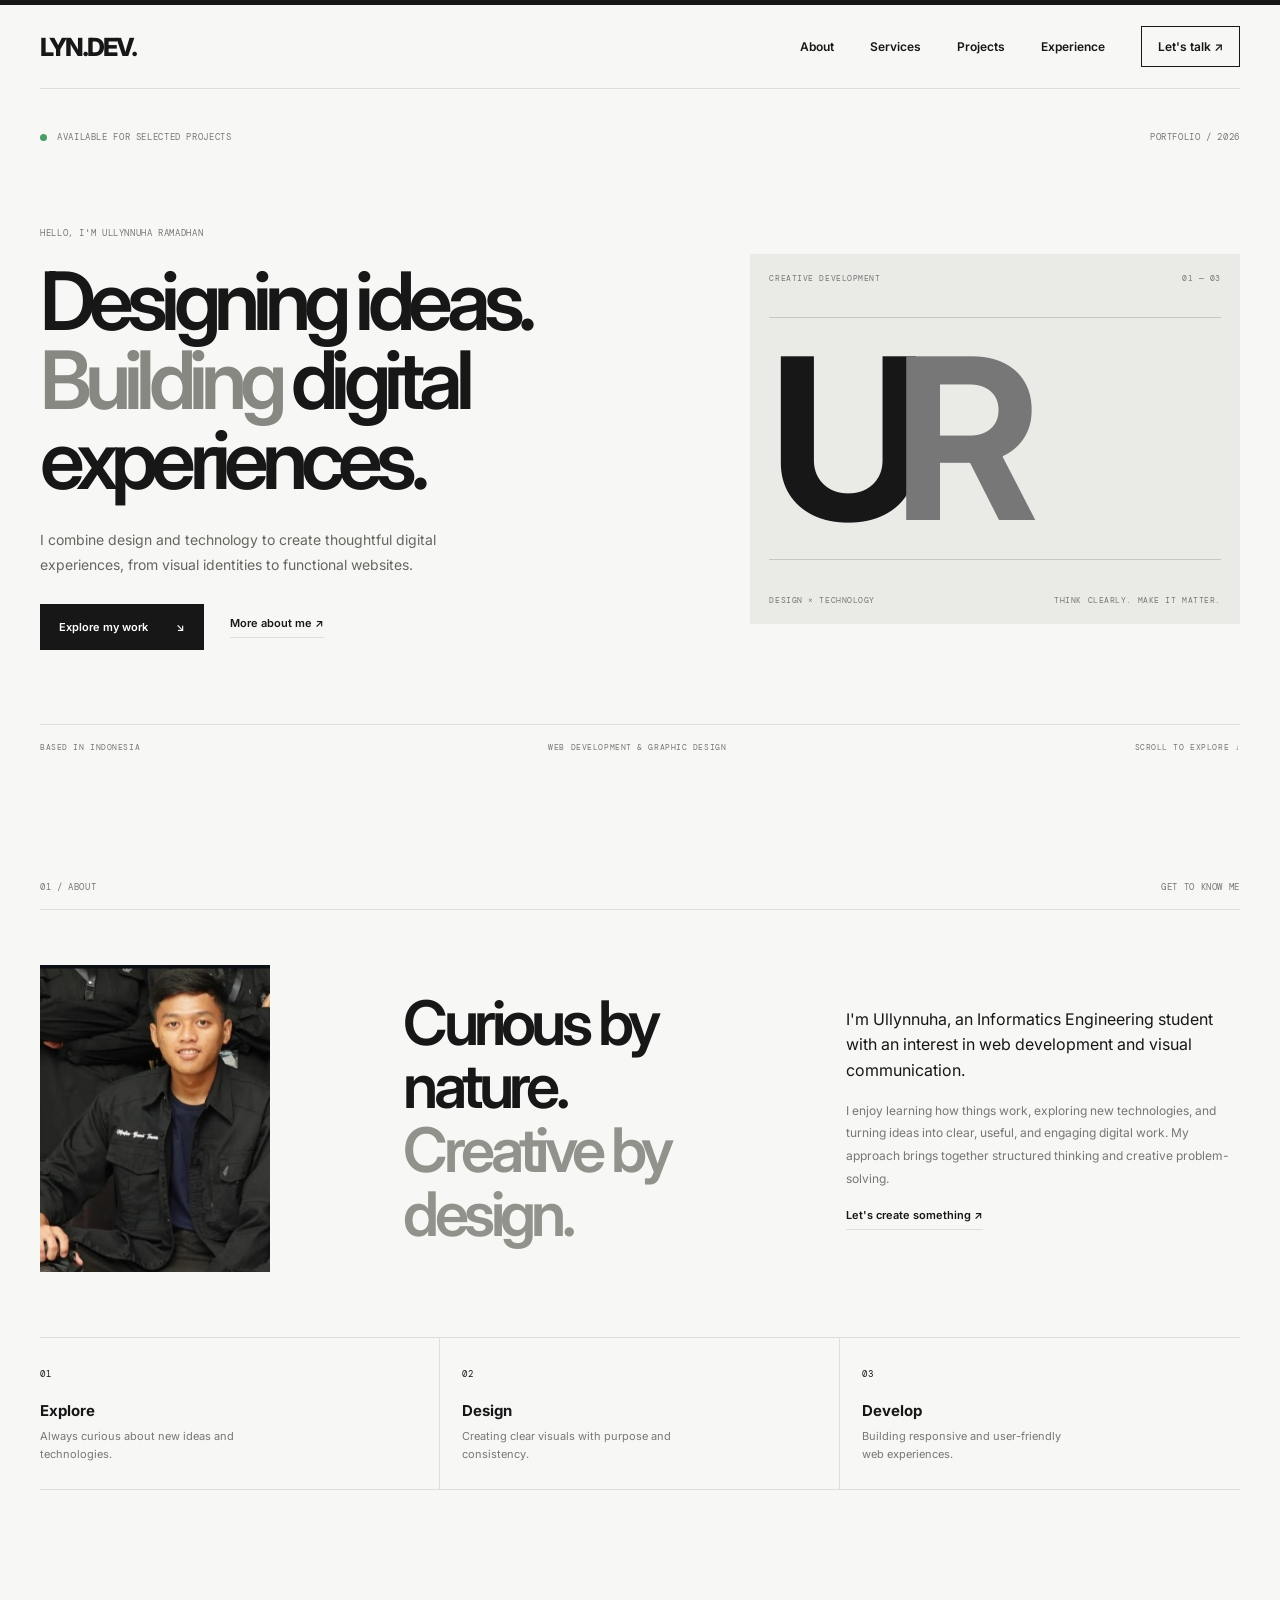
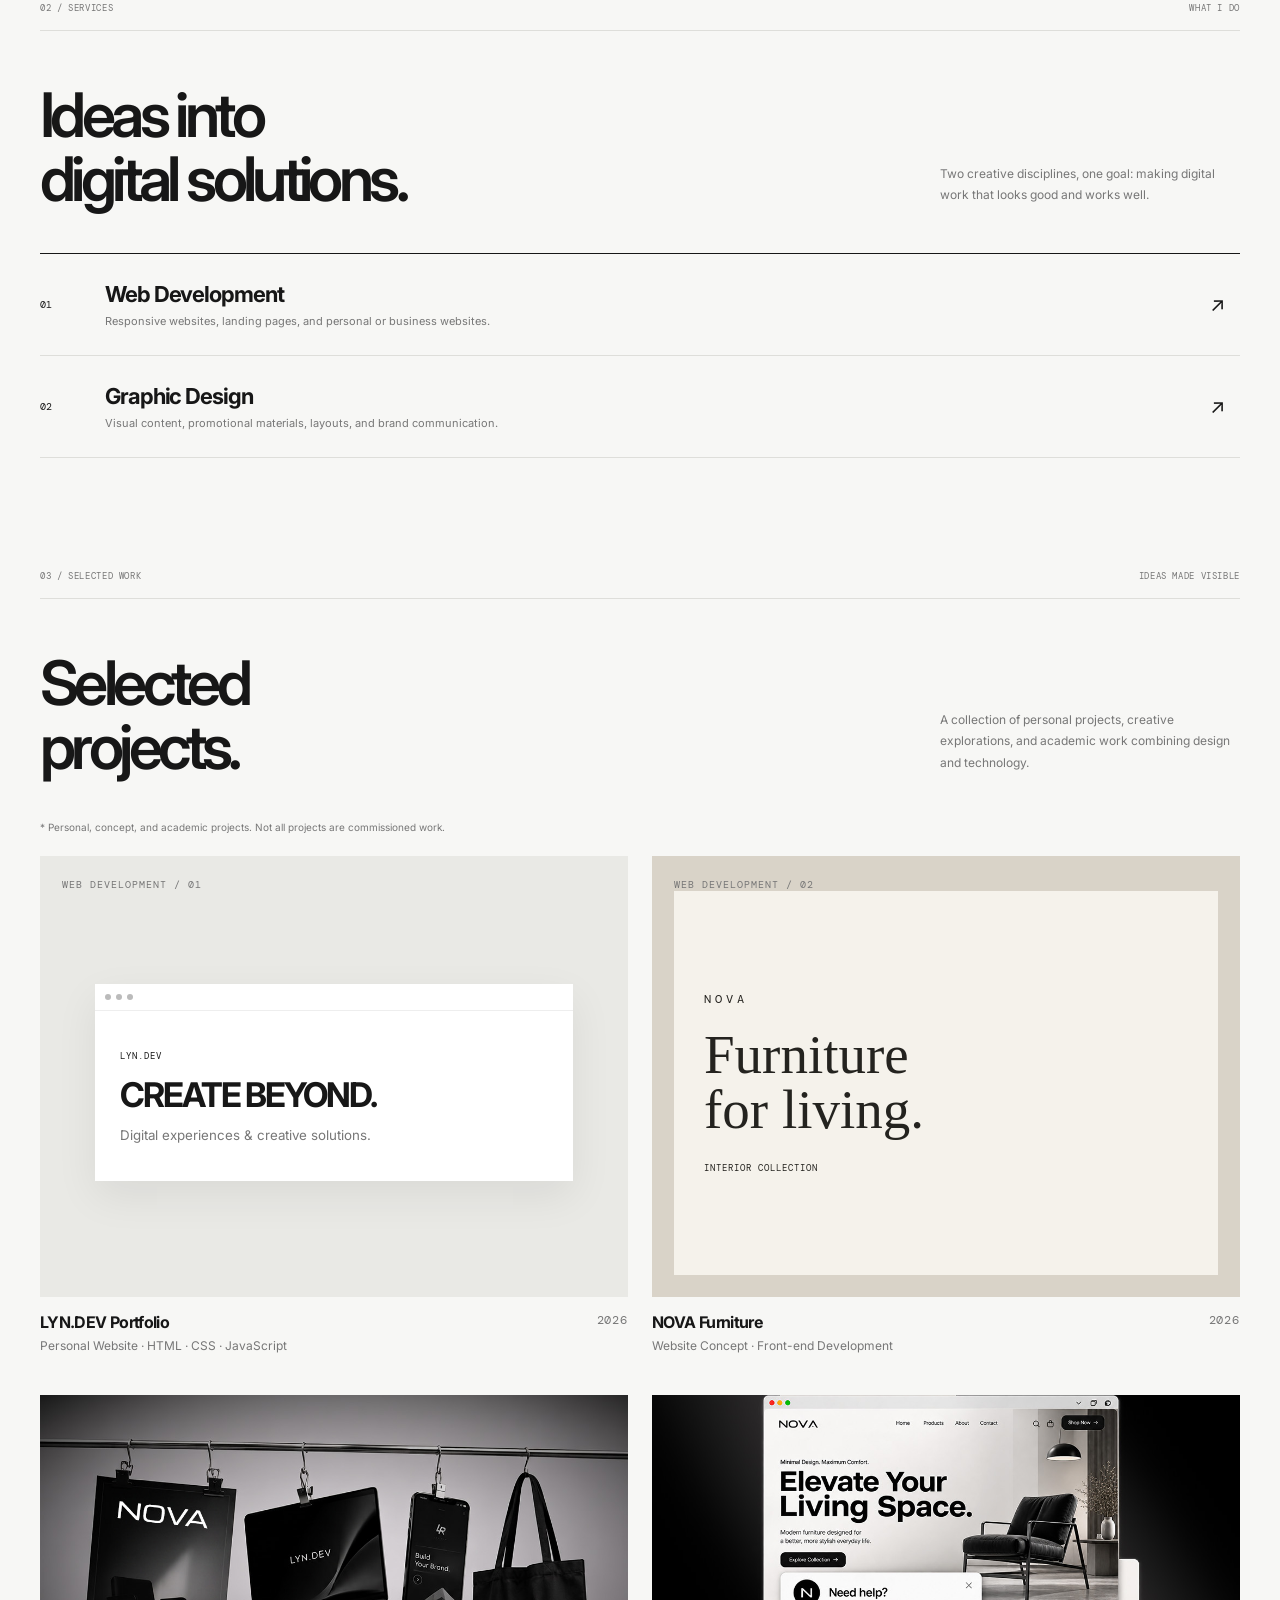
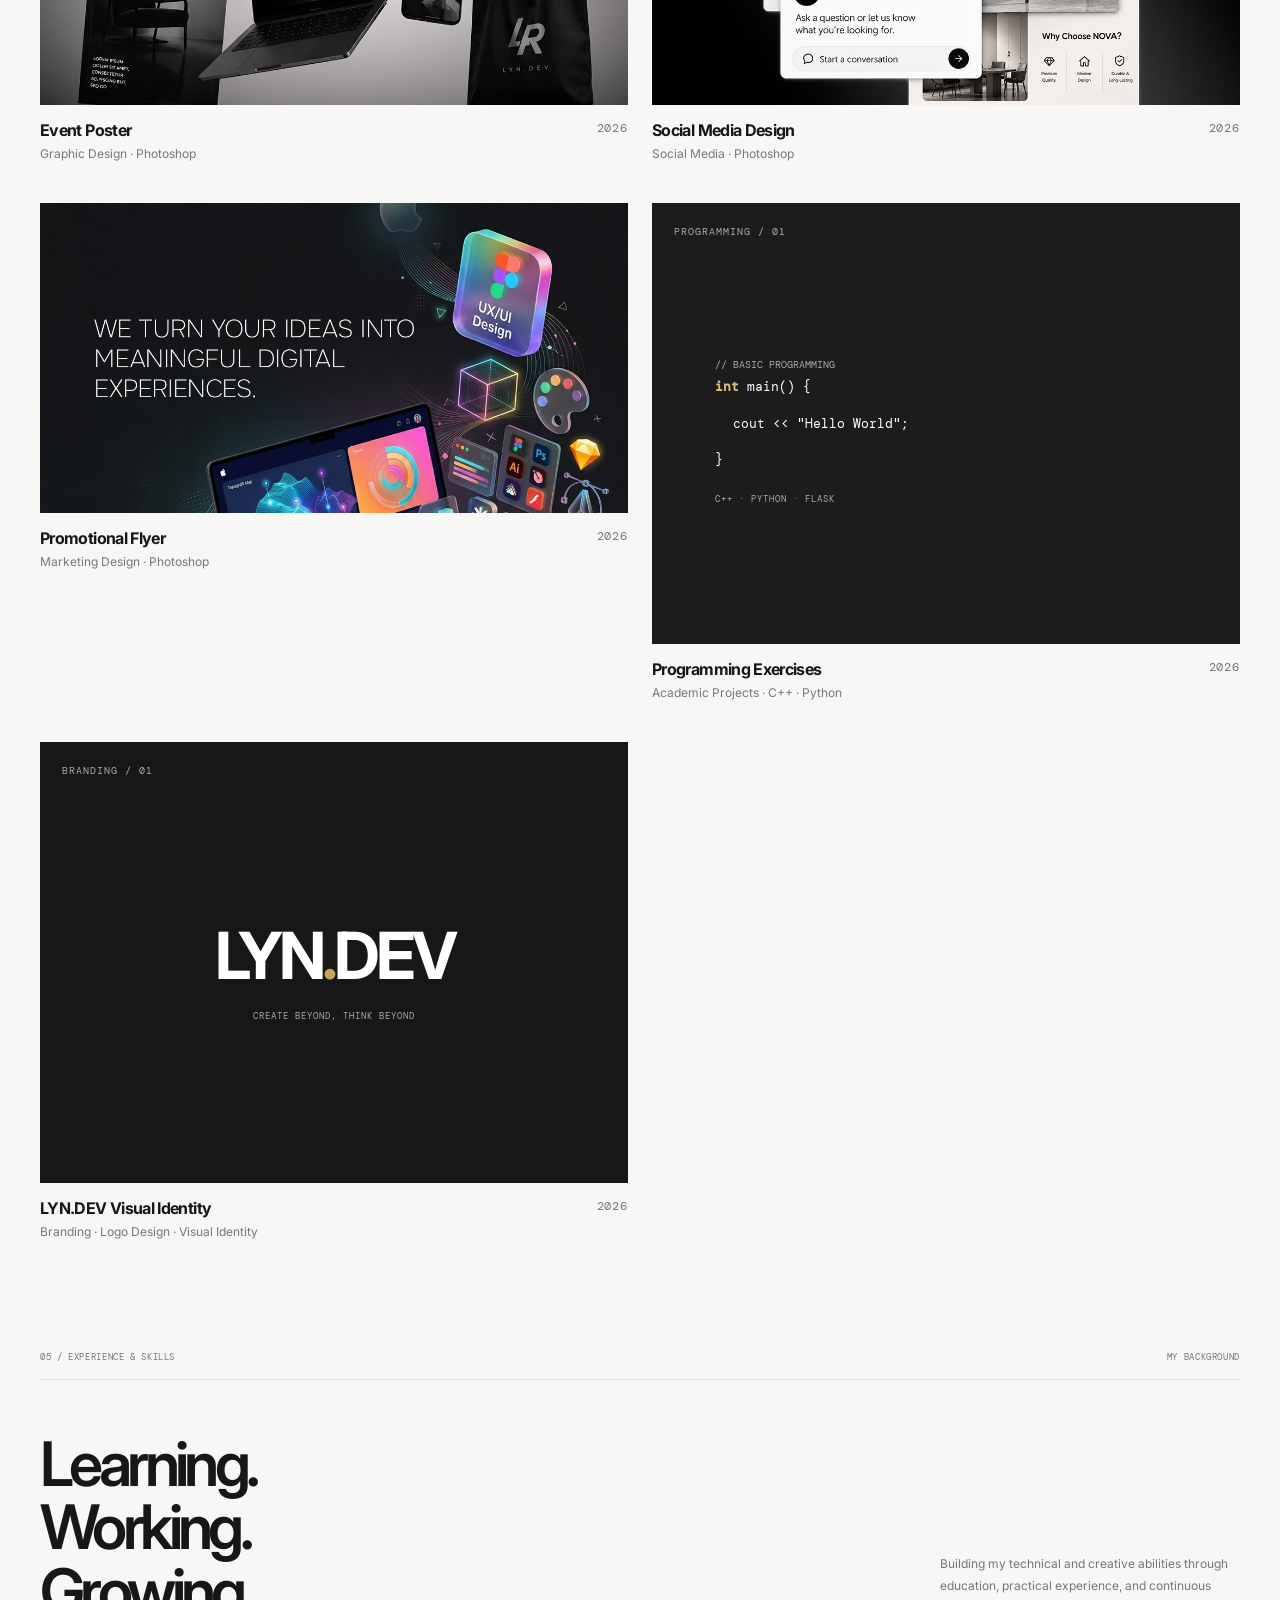
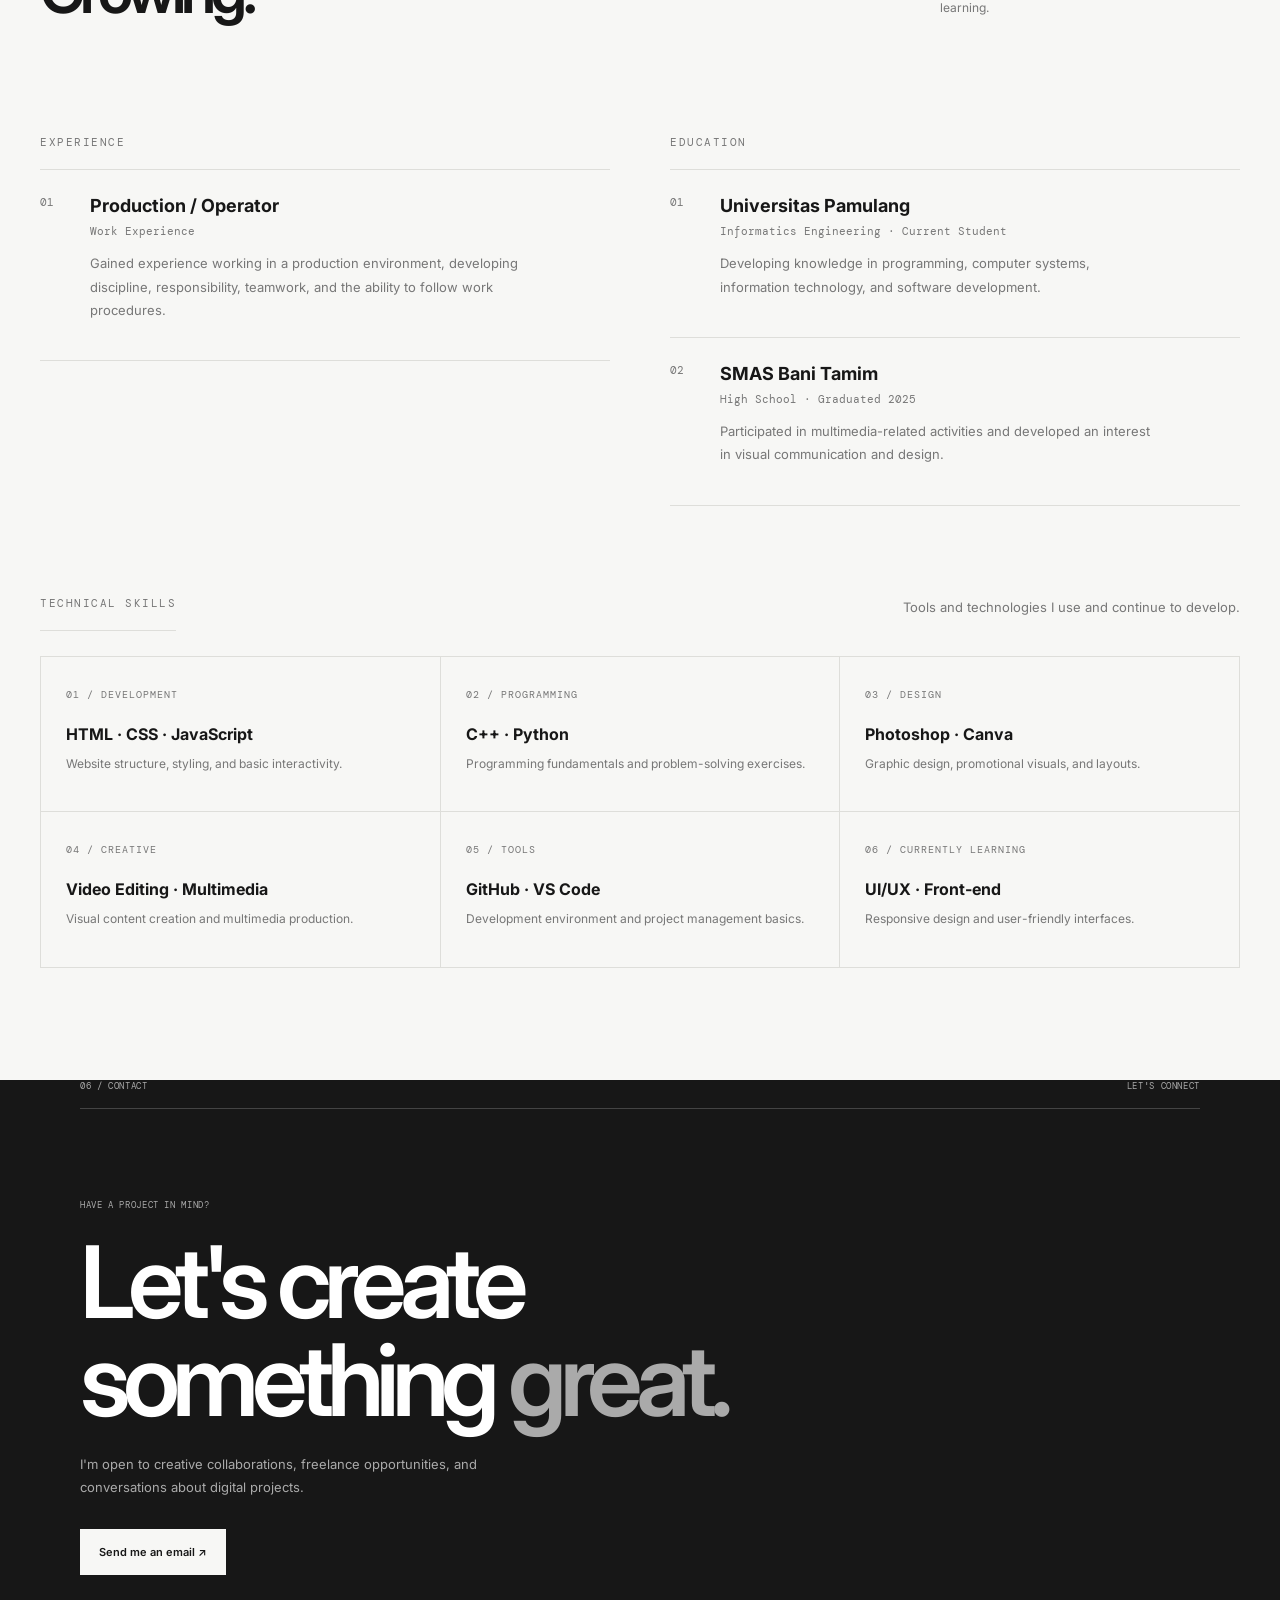
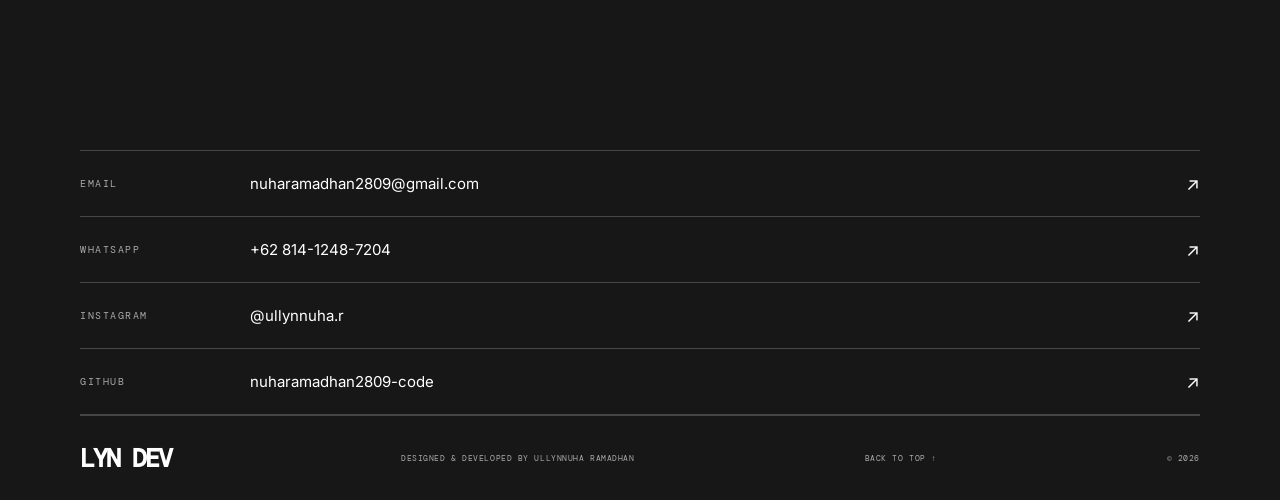
<file: index.html>
<!DOCTYPE html>
<html lang="id">
<head>
  <meta charset="UTF-8">
  <meta name="viewport" content="width=device-width, initial-scale=1.0">
  <meta name="description" content="Portfolio Ullynnuha Ramadhan — Web Developer & Graphic Designer.">
  <meta name="theme-color" content="#f4f3ef">
  <title>Ullynnuha Ramadhan — LYN.DEV</title>
  <link rel="preconnect" href="https://fonts.googleapis.com">
  <link rel="preconnect" href="https://fonts.gstatic.com" crossorigin>
  <link href="https://fonts.googleapis.com/css2?family=DM+Mono:wght@400;500&family=Inter:wght@400;500;600;700;800&display=swap" rel="stylesheet">
  <link rel="stylesheet" href="style.css">
</head>
<body>
  <div class="top-line"></div>

  <header class="header">
    <a class="logo" href="#home">LYN.DEV<span>.</span></a>
    <button class="menu-button" aria-label="Buka menu" aria-expanded="false">☰</button>
    <nav class="nav">
      <a href="#about">About</a>
      <a href="#services">Services</a>
      <a href="#projects">Projects</a>
      <a href="#experience">Experience</a>
      <a class="nav-cta" href="#contact">Let's talk ↗</a>
    </nav>
  </header>

  <main>
    <section class="hero container" id="home">
      <div class="eyebrow"><span class="dot"></span> AVAILABLE FOR SELECTED PROJECTS <span class="year">PORTFOLIO / 2026</span></div>
      <div class="hero-layout">
        <div class="hero-content">
          <p class="kicker">HELLO, I'M ULLYNNUHA RAMADHAN</p>
          <h1>Designing ideas.<br><span>Building</span> digital<br>experiences<span class="accent">.</span></h1>
          <p class="hero-text">I combine design and technology to create thoughtful digital experiences, from visual identities to functional websites.</p>
          <div class="actions">
            <a class="button dark-button" href="#projects">Explore my work <span>↘</span></a>
            <a class="under-link" href="#about">More about me ↗</a>
          </div>
        </div>
        <div class="hero-art">
          <div class="art-caption"><span>CREATIVE DEVELOPMENT</span><span>01 — 03</span></div>
          <div class="monogram">U<span>R</span></div>
          <div class="art-footer"><span>DESIGN × TECHNOLOGY</span><span>THINK CLEARLY. MAKE IT MATTER.</span></div>
        </div>
      </div>
      <div class="hero-bottom"><span>BASED IN INDONESIA</span><span>WEB DEVELOPMENT & GRAPHIC DESIGN</span><a href="#about">SCROLL TO EXPLORE ↓</a></div>
    </section>

    <section class="section container" id="about">
      <div class="section-label"><span>01 / ABOUT</span><span>GET TO KNOW ME</span></div>
      <div class="about-layout">
        <div class="portrait"><img src="nuha.jpeg" alt="Foto Ullynnuha Ramadhan"></div>
        <h2>Curious by nature.<br><span>Creative by design.</span></h2>
        <div class="about-copy">
          <p class="lead">I'm Ullynnuha, an Informatics Engineering student with an interest in web development and visual communication.</p>
          <p>I enjoy learning how things work, exploring new technologies, and turning ideas into clear, useful, and engaging digital work. My approach brings together structured thinking and creative problem-solving.</p>
          <a class="under-link" href="#contact">Let's create something ↗</a>
        </div>
      </div>
      <div class="facts">
        <article><span>01</span><h3>Explore</h3><p>Always curious about new ideas and technologies.</p></article>
        <article><span>02</span><h3>Design</h3><p>Creating clear visuals with purpose and consistency.</p></article>
        <article><span>03</span><h3>Develop</h3><p>Building responsive and user-friendly web experiences.</p></article>
      </div>
    </section>

    <section class="section container" id="services">
      <div class="section-label"><span>02 / SERVICES</span><span>WHAT I DO</span></div>
      <div class="section-heading"><h2>Ideas into<br>digital solutions<span class="accent">.</span></h2><p>Two creative disciplines, one goal: making digital work that looks good and works well.</p></div>
      <div class="service-list">
        <article><span>01</span><div><h3>Web Development</h3><p>Responsive websites, landing pages, and personal or business websites.</p></div><b>↗</b></article>
        <article><span>02</span><div><h3>Graphic Design</h3><p>Visual content, promotional materials, layouts, and brand communication.</p></div><b>↗</b></article>
      </div>
    </section>

   
<section class="section container" id="projects">
  <div class="section-label">
    <span>03 / SELECTED WORK</span>
    <span>IDEAS MADE VISIBLE</span>
  </div>

  <div class="section-heading">
    <h2>Selected<br>projects<span class="accent">.</span></h2>
    <p>
      A collection of personal projects, creative explorations,
      and academic work combining design and technology.
    </p>
  </div>

  <p class="project-note">
    * Personal, concept, and academic projects. Not all projects are commissioned work.
  </p>

  <div class="project-grid">

    <!-- WEB DEVELOPMENT -->
    <article class="project-card">
      <div class="project-visual project-web">
        <span class="visual-label">WEB DEVELOPMENT / 01</span>
        <div class="browser-preview">
          <div class="browser-top"><i></i><i></i><i></i></div>
          <div class="browser-content">
            <span>LYN.DEV</span>
            <strong>CREATE BEYOND.</strong>
            <small>Digital experiences & creative solutions.</small>
          </div>
        </div>
      </div>
      <div class="project-info">
        <div>
          <h3>LYN.DEV Portfolio</h3>
          <p>Personal Website · HTML · CSS · JavaScript</p>
        </div>
        <span>2026</span>
      </div>
    </article>

    <article class="project-card">
      <div class="project-visual project-nova">
        <span class="visual-label">WEB DEVELOPMENT / 02</span>
        <div class="nova-preview">
          <span>NOVA</span>
          <strong>Furniture<br>for living.</strong>
          <small>INTERIOR COLLECTION</small>
        </div>
      </div>
      <div class="project-info">
        <div>
          <h3>NOVA Furniture</h3>
          <p>Website Concept · Front-end Development</p>
        </div>
        <span>2026</span>
      </div>
    </article>

    <!-- GRAPHIC DESIGN -->
    <article class="project-card">
      <a class="project-image" href="ha.jpg" target="_blank" rel="noopener">
        <img src="ha.jpg" alt="Event poster design">
      </a>
      <div class="project-info">
        <div>
          <h3>Event Poster</h3>
          <p>Graphic Design · Photoshop</p>
        </div>
        <span>2026</span>
      </div>
    </article>

    <article class="project-card">
      <a class="project-image" href="ha1.jpg" target="_blank" rel="noopener">
        <img src="ha1.jpg" alt="Social media design">
      </a>
      <div class="project-info">
        <div>
          <h3>Social Media Design</h3>
          <p>Social Media · Photoshop</p>
        </div>
        <span>2026</span>
      </div>
    </article>

    <article class="project-card">
      <a class="project-image" href="poster.jpg" target="_blank" rel="noopener">
        <img src="poster.jpg" alt="Promotional flyer design">
      </a>
      <div class="project-info">
        <div>
          <h3>Promotional Flyer</h3>
          <p>Marketing Design · Photoshop</p>
        </div>
        <span>2026</span>
      </div>
    </article>

    <!-- PROGRAMMING -->
    <article class="project-card">
      <div class="project-visual project-code">
        <span class="visual-label">PROGRAMMING / 01</span>
        <div class="code-preview">
          <span>// BASIC PROGRAMMING</span>
          <p><b>int</b> main() {</p>
          <p class="code-indent">cout &lt;&lt; "Hello World";</p>
          <p>}</p>
          <small>C++ · PYTHON · FLASK</small>
        </div>
      </div>
      <div class="project-info">
        <div>
          <h3>Programming Exercises</h3>
          <p>Academic Projects · C++ · Python</p>
        </div>
        <span>2026</span>
      </div>
    </article>

    <!-- BRANDING -->
    <article class="project-card">
      <div class="project-visual project-brand">
        <span class="visual-label">BRANDING / 01</span>
        <div class="brand-preview">
          <strong>LYN<span>.</span>DEV</strong>
          <small>CREATE BEYOND, THINK BEYOND</small>
        </div>
      </div>
      <div class="project-info">
        <div>
          <h3>LYN.DEV Visual Identity</h3>
          <p>Branding · Logo Design · Visual Identity</p>
        </div>
        <span>2026</span>
      </div>
    </article>

  </div>
</section>

<!-- EXPERIENCE & SKILLS -->
<section class="section container" id="experience">
  <div class="section-label">
    <span>05 / EXPERIENCE & SKILLS</span>
    <span>MY BACKGROUND</span>
  </div>

  <div class="section-heading">
    <h2>Learning.<br>Working.<br><span class="accent">Growing.</span></h2>
    <p>
      Building my technical and creative abilities through education,
      practical experience, and continuous learning.
    </p>
  </div>

  <div class="experience-layout">

    <!-- EXPERIENCE -->
    <div class="experience-column">
      <span class="column-label">EXPERIENCE</span>

      <article class="experience-item">
        <span class="experience-number">01</span>
        <div>
          <h3>Production / Operator</h3>
          <p class="experience-type">Work Experience</p>
          <p>
            Gained experience working in a production environment,
            developing discipline, responsibility, teamwork,
            and the ability to follow work procedures.
          </p>
        </div>
      </article>
    </div>

    <!-- EDUCATION -->
    <div class="experience-column">
      <span class="column-label">EDUCATION</span>

      <article class="experience-item">
        <span class="experience-number">01</span>
        <div>
          <h3>Universitas Pamulang</h3>
          <p class="experience-type">Informatics Engineering · Current Student</p>
          <p>
            Developing knowledge in programming, computer systems,
            information technology, and software development.
          </p>
        </div>
      </article>

      <article class="experience-item">
        <span class="experience-number">02</span>
        <div>
          <h3>SMAS Bani Tamim</h3>
          <p class="experience-type">High School · Graduated 2025</p>
          <p>
            Participated in multimedia-related activities and
            developed an interest in visual communication and design.
          </p>
        </div>
      </article>
    </div>

  </div>

  <!-- SKILLS -->
  <div class="skills-area">
    <div class="skills-heading">
      <span class="column-label">TECHNICAL SKILLS</span>
      <p>Tools and technologies I use and continue to develop.</p>
    </div>

    <div class="skills-grid">
      <article class="skill-item">
        <span>01 / DEVELOPMENT</span>
        <h3>HTML · CSS · JavaScript</h3>
        <p>Website structure, styling, and basic interactivity.</p>
      </article>

      <article class="skill-item">
        <span>02 / PROGRAMMING</span>
        <h3>C++ · Python</h3>
        <p>Programming fundamentals and problem-solving exercises.</p>
      </article>

      <article class="skill-item">
        <span>03 / DESIGN</span>
        <h3>Photoshop · Canva</h3>
        <p>Graphic design, promotional visuals, and layouts.</p>
      </article>

      <article class="skill-item">
        <span>04 / CREATIVE</span>
        <h3>Video Editing · Multimedia</h3>
        <p>Visual content creation and multimedia production.</p>
      </article>

      <article class="skill-item">
        <span>05 / TOOLS</span>
        <h3>GitHub · VS Code</h3>
        <p>Development environment and project management basics.</p>
      </article>

      <article class="skill-item">
        <span>06 / CURRENTLY LEARNING</span>
        <h3>UI/UX · Front-end</h3>
        <p>Responsive design and user-friendly interfaces.</p>
      </article>
    </div>
  </div>
</section>


    
<section class="contact" id="contact">
  <div class="container">

    <div class="section-label">
      <span>06 / CONTACT</span>
      <span>LET'S CONNECT</span>
    </div>

    <div class="contact-content">
      <p class="kicker">HAVE A PROJECT IN MIND?</p>

      <h2>
        Let's create<br>
        something <span>great.</span>
      </h2>

      <p>
        I'm open to creative collaborations, freelance opportunities,
        and conversations about digital projects.
      </p>

      <a
        class="button light-button"
        href="mailto:nuharamadhan2809@gmail.com"
      >
        Send me an email ↗
      </a>
    </div>

    <div class="contact-details">

      <a href="mailto:nuharamadhan2809@gmail.com" class="contact-item">
        <span class="contact-label">EMAIL</span>
        <span>nuharamadhan2809@gmail.com</span>
        <b>↗</b>
      </a>

      <a
        href="https://wa.me/6281412487204"
        target="_blank"
        rel="noopener"
        class="contact-item"
      >
        <span class="contact-label">WHATSAPP</span>
        <span>+62 814-1248-7204</span>
        <b>↗</b>
      </a>

      <a
        href="https://www.instagram.com/ullynnuha.r/"
        target="_blank"
        rel="noopener"
        class="contact-item"
      >
        <span class="contact-label">INSTAGRAM</span>
        <span>@ullynnuha.r</span>
        <b>↗</b>
      </a>

      <a
        href="https://github.com/nuharamadhan2809-code"
        target="_blank"
        rel="noopener"
        class="contact-item"
      >
        <span class="contact-label">GITHUB</span>
        <span>nuharamadhan2809-code</span>
        <b>↗</b>
      </a>

    </div>

    <footer>
      <a class="logo footer-logo" href="#home">LYN<span>.</span>DEV</a>
      <span>DESIGNED & DEVELOPED BY ULLYNNUHA RAMADHAN</span>
      <a href="#home">BACK TO TOP ↑</a>
      <span>© 2026</span>
    </footer>

  </div>
</section>

  </main>
  <script src="script.js"></script>
</body>
</html>
</file>
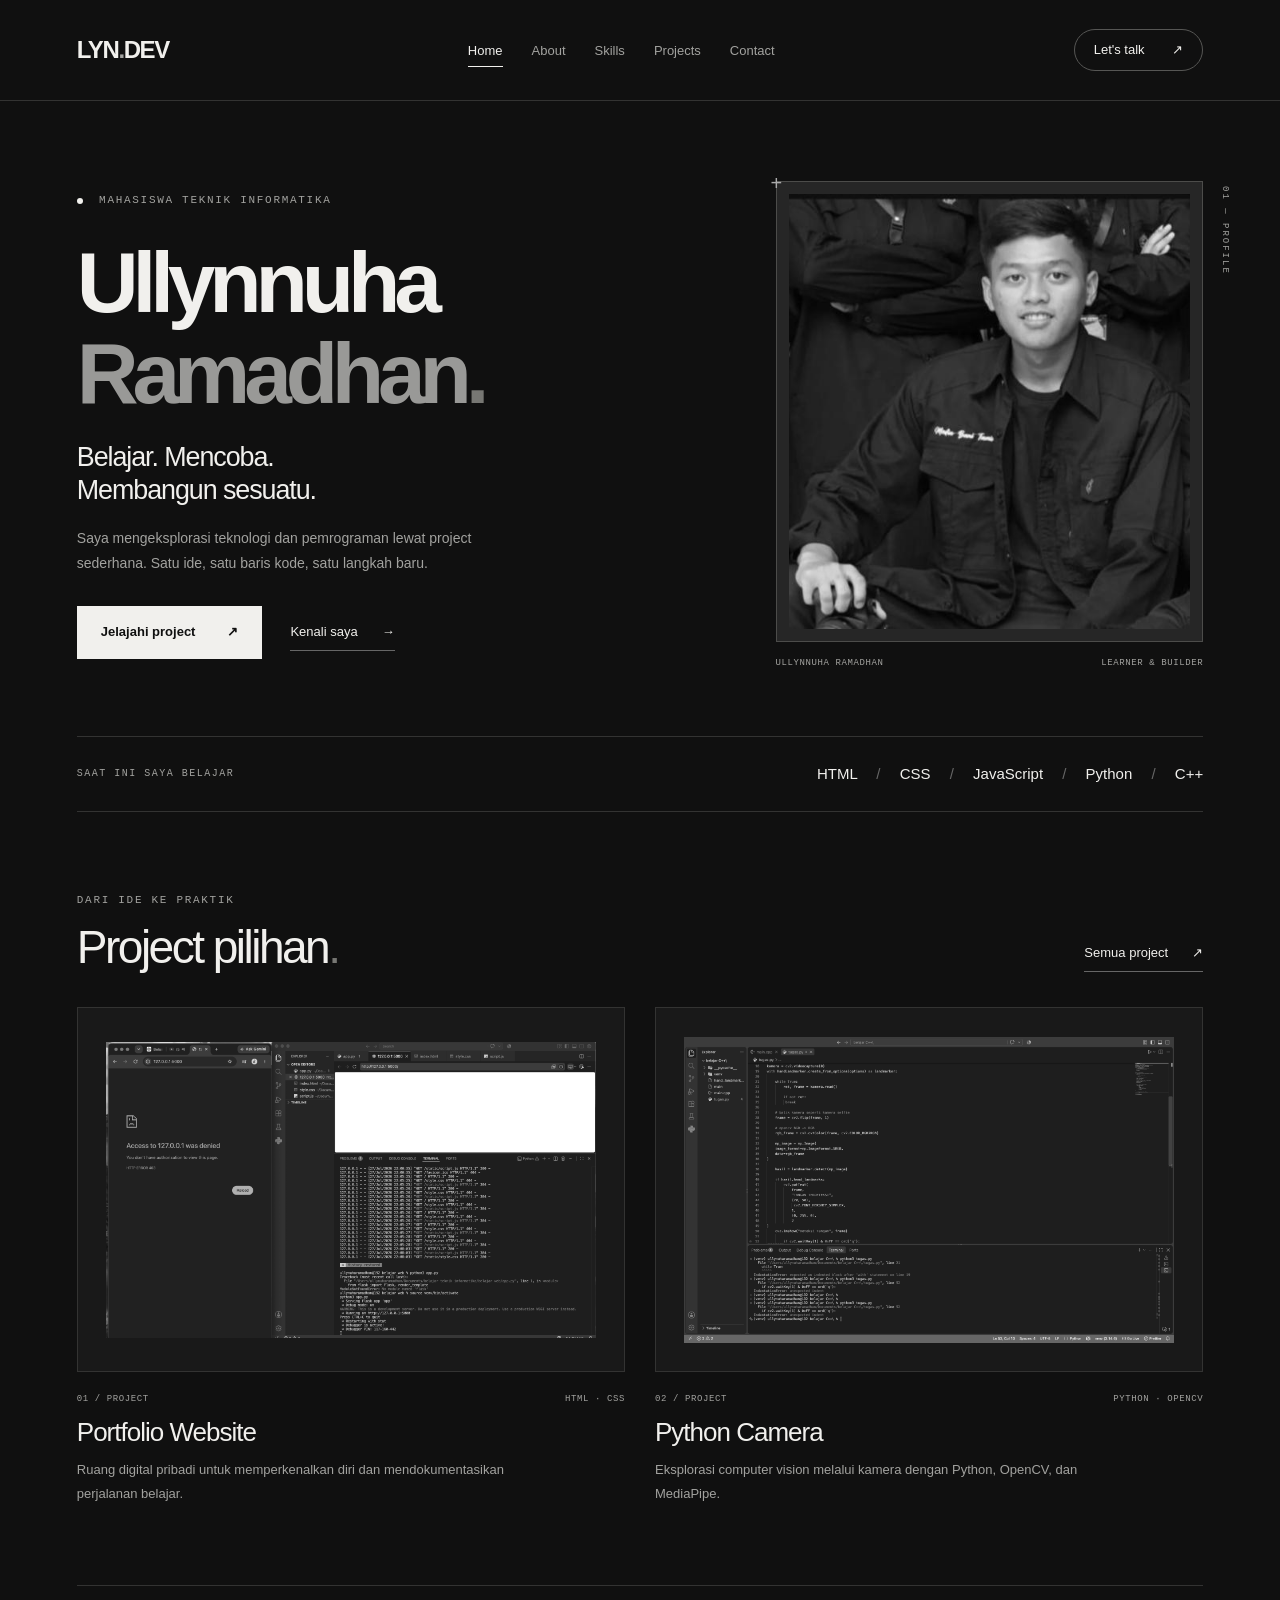
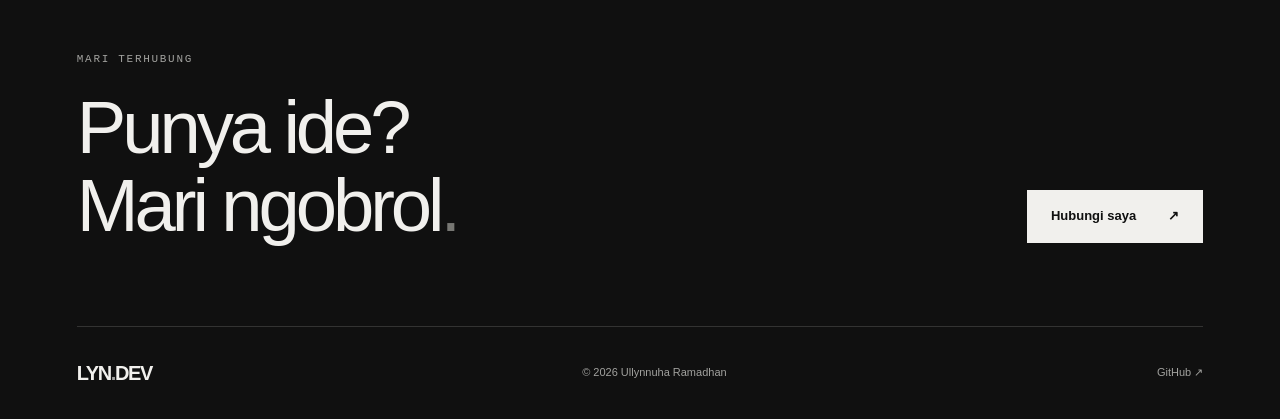
<file: portfolio-hitam-putih/index.html>
<!DOCTYPE html>
<html lang="id"><head><meta charset="UTF-8"><meta name="viewport" content="width=device-width, initial-scale=1.0"><meta name="theme-color" content="#101010"><meta name="description" content="Portfolio Ullynnuha Ramadhan, mahasiswa Teknik Informatika. Jelajahi project website, Python, dan C++ serta hubungi saya."><title>Ullynnuha Ramadhan | LYN.DEV</title><link rel="stylesheet" href="style.css"></head><body>
<a class="skip" href="#main">Lewati ke konten</a><header class="header"><nav class="navbar wrap" aria-label="Navigasi utama"><a class="logo" href="index.html" aria-label="LYN.DEV — Beranda">LYN<span>.</span>DEV</a><ul class="nav-menu"><li><a href="index.html" class="active" aria-current="page">Home</a></li><li><a href="about.html">About</a></li><li><a href="skills.html">Skills</a></li><li><a href="projects.html">Projects</a></li><li><a href="contact.html">Contact</a></li></ul><a class="nav-contact" href="contact.html">Let's talk <span aria-hidden="true">↗</span></a></nav></header>
<main id="main" class="wrap">
<section class="hero"><div class="hero-copy"><p class="eyebrow"><span class="status-dot"></span> MAHASISWA TEKNIK INFORMATIKA</p><h1>Ullynnuha<span class="surname">Ramadhan<span class="period">.</span></span></h1><p class="hero-tagline">Belajar. Mencoba.<br>Membangun sesuatu.</p><p class="hero-description">Saya mengeksplorasi teknologi dan pemrograman lewat project sederhana. Satu ide, satu baris kode, satu langkah baru.</p><div class="actions"><a class="button" href="projects.html">Jelajahi project <span aria-hidden="true">↗</span></a><a class="text-link" href="about.html">Kenali saya <span aria-hidden="true">→</span></a></div></div><figure class="portrait"><div class="portrait-frame"><img src="nuha.jpeg" alt="Ullynnuha Ramadhan" width="600" height="750" fetchpriority="high"></div><figcaption><span>ULLYNNUHA RAMADHAN</span><span>LEARNER &amp; BUILDER</span></figcaption><span class="portrait-index" aria-hidden="true">01 — PROFILE</span></figure></section>
<div class="stack-strip"><span>SAAT INI SAYA BELAJAR</span><p>HTML <i>/</i> CSS <i>/</i> JavaScript <i>/</i> Python <i>/</i> C++</p></div>
<section class="section"><div class="section-heading"><div><p class="eyebrow">DARI IDE KE PRAKTIK</p><h2>Project pilihan<span class="period">.</span></h2></div><a class="text-link" href="projects.html">Semua project <span aria-hidden="true">↗</span></a></div><div class="project-grid"><article class="project"><div class="project-visual"><img src="web.png" alt="Tampilan proyek website portfolio" loading="lazy" width="1440" height="900"></div><div class="project-meta"><span>01 / PROJECT</span><span>HTML · CSS</span></div><h3>Portfolio Website</h3><p>Ruang digital pribadi untuk memperkenalkan diri dan mendokumentasikan perjalanan belajar.</p></article><article class="project"><div class="project-visual"><img src="py.png" alt="Tampilan proyek Python Camera" loading="lazy" width="1440" height="900"></div><div class="project-meta"><span>02 / PROJECT</span><span>PYTHON · OPENCV</span></div><h3>Python Camera</h3><p>Eksplorasi computer vision melalui kamera dengan Python, OpenCV, dan MediaPipe.</p></article></div></section>
<section class="contact-banner"><p class="eyebrow">MARI TERHUBUNG</p><h2>Punya ide?<br>Mari ngobrol<span class="period">.</span></h2><a class="button" href="contact.html">Hubungi saya <span aria-hidden="true">↗</span></a></section></main><footer class="wrap"><a class="logo" href="index.html">LYN<span>.</span>DEV</a><p>© 2026 Ullynnuha Ramadhan</p><a href="https://github.com/nuharamadhan2809-code" target="_blank" rel="noopener noreferrer">GitHub <span aria-hidden="true">↗</span></a></footer></body></html>
</file>
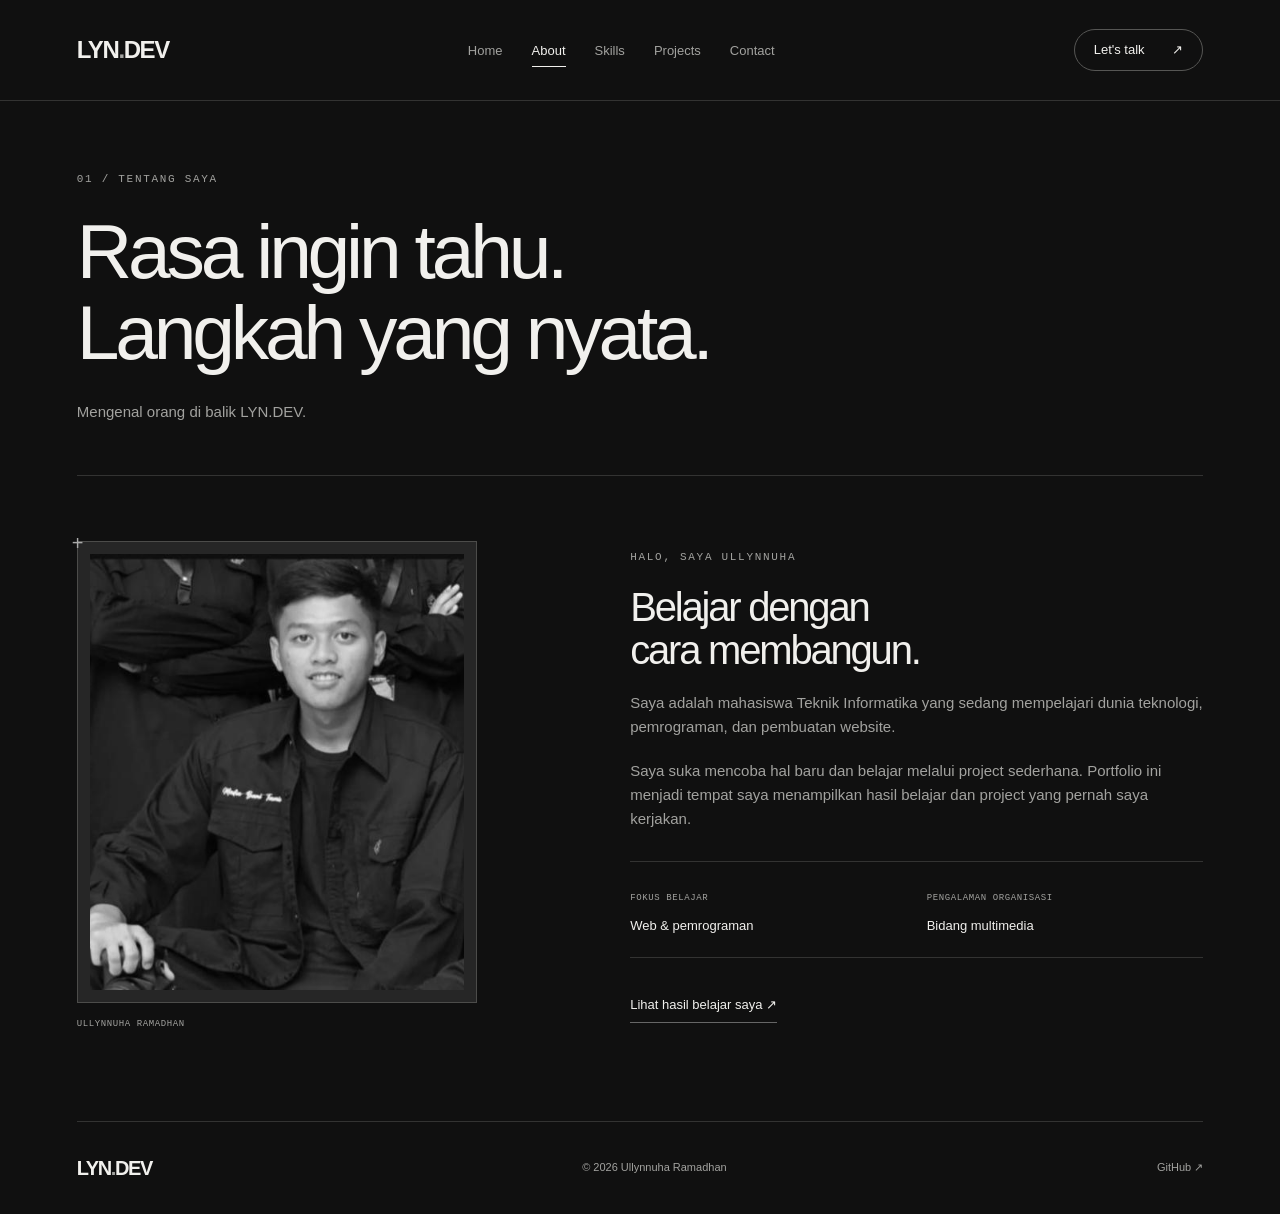
<file: portfolio-hitam-putih/about.html>
<!DOCTYPE html>
<html lang="id"><head><meta charset="UTF-8"><meta name="viewport" content="width=device-width, initial-scale=1.0"><meta name="theme-color" content="#101010"><meta name="description" content="Portfolio Ullynnuha Ramadhan, mahasiswa Teknik Informatika. Jelajahi project website, Python, dan C++ serta hubungi saya."><title>Tentang saya | LYN.DEV</title><link rel="stylesheet" href="style.css"></head><body>
<a class="skip" href="#main">Lewati ke konten</a><header class="header"><nav class="navbar wrap" aria-label="Navigasi utama"><a class="logo" href="index.html" aria-label="LYN.DEV — Beranda">LYN<span>.</span>DEV</a><ul class="nav-menu"><li><a href="index.html">Home</a></li><li><a href="about.html" class="active" aria-current="page">About</a></li><li><a href="skills.html">Skills</a></li><li><a href="projects.html">Projects</a></li><li><a href="contact.html">Contact</a></li></ul><a class="nav-contact" href="contact.html">Let's talk <span aria-hidden="true">↗</span></a></nav></header>
<main id="main" class="wrap"><div class="page-heading"><p class="eyebrow">01 / TENTANG SAYA</p><h1>Rasa ingin tahu.<br>Langkah yang nyata.</h1><p class="intro">Mengenal orang di balik LYN.DEV.</p></div><section class="about-grid"><figure class="portrait about-portrait"><div class="portrait-frame"><img src="nuha.jpeg" alt="Ullynnuha Ramadhan" width="600" height="750"></div><figcaption>ULLYNNUHA RAMADHAN</figcaption></figure><div class="about-copy"><p class="eyebrow">HALO, SAYA ULLYNNUHA</p><h2>Belajar dengan<br>cara membangun.</h2><p>Saya adalah mahasiswa Teknik Informatika yang sedang mempelajari dunia teknologi, pemrograman, dan pembuatan website.</p><p>Saya suka mencoba hal baru dan belajar melalui project sederhana. Portfolio ini menjadi tempat saya menampilkan hasil belajar dan project yang pernah saya kerjakan.</p><div class="about-facts"><div><span>FOKUS BELAJAR</span><p>Web &amp; pemrograman</p></div><div><span>PENGALAMAN ORGANISASI</span><p>Bidang multimedia</p></div></div><a class="text-link" href="projects.html">Lihat hasil belajar saya ↗</a></div></section></main><footer class="wrap"><a class="logo" href="index.html">LYN<span>.</span>DEV</a><p>© 2026 Ullynnuha Ramadhan</p><a href="https://github.com/nuharamadhan2809-code" target="_blank" rel="noopener noreferrer">GitHub <span aria-hidden="true">↗</span></a></footer></body></html>
</file>
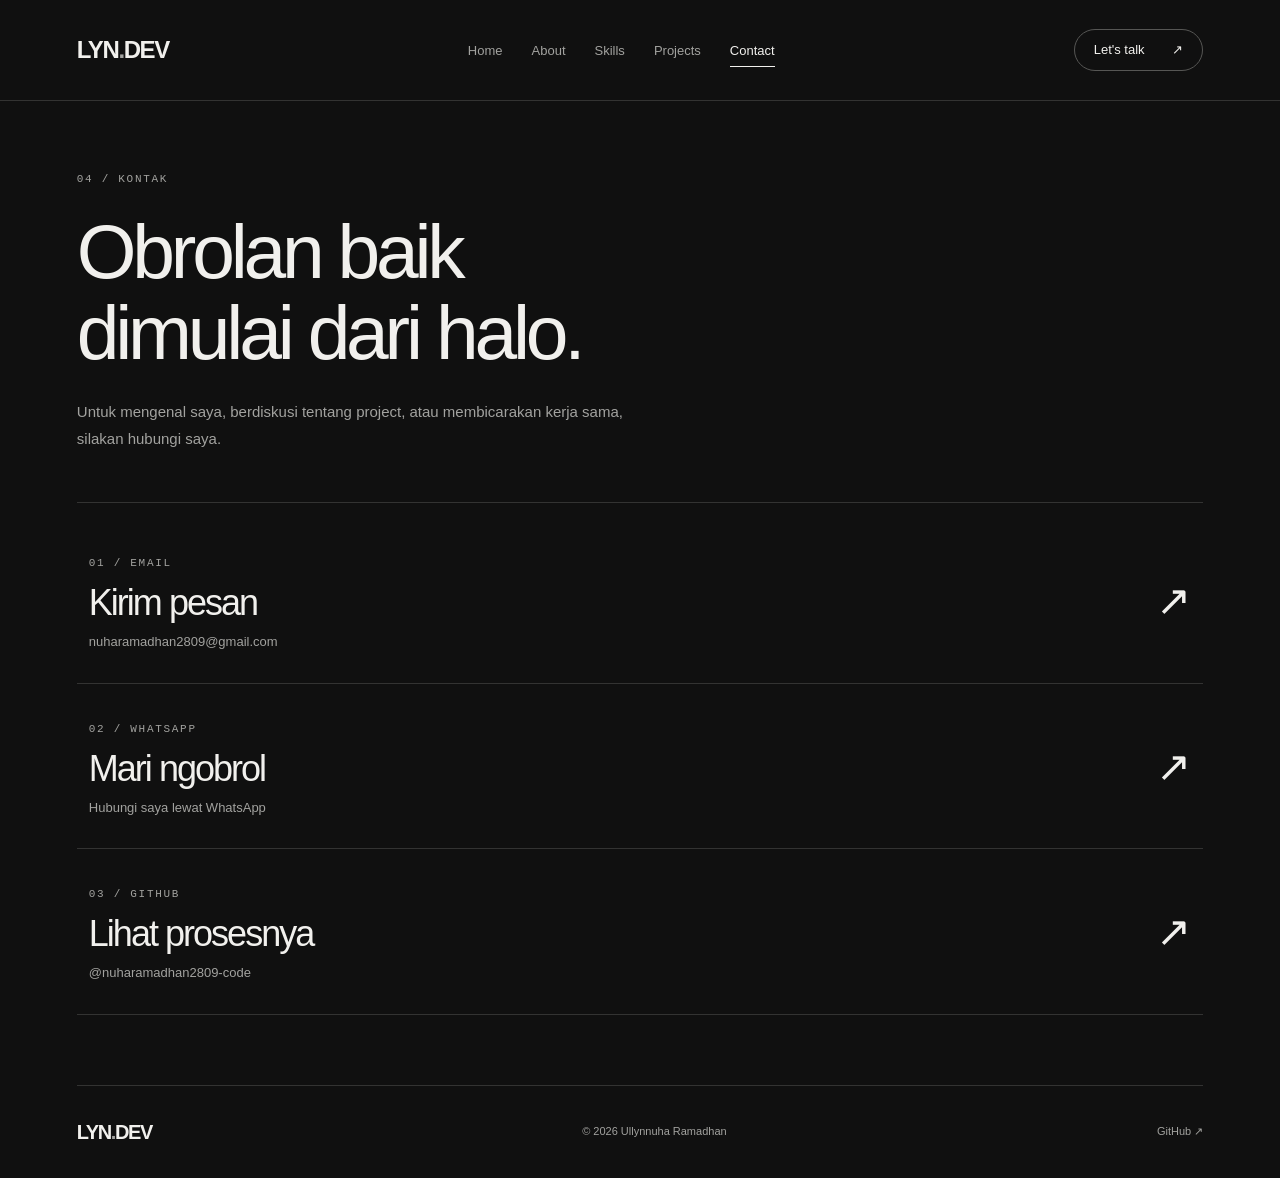
<file: portfolio-hitam-putih/contact.html>
<!DOCTYPE html>
<html lang="id"><head><meta charset="UTF-8"><meta name="viewport" content="width=device-width, initial-scale=1.0"><meta name="theme-color" content="#101010"><meta name="description" content="Portfolio Ullynnuha Ramadhan, mahasiswa Teknik Informatika. Jelajahi project website, Python, dan C++ serta hubungi saya."><title>Kontak | LYN.DEV</title><link rel="stylesheet" href="style.css"></head><body>
<a class="skip" href="#main">Lewati ke konten</a><header class="header"><nav class="navbar wrap" aria-label="Navigasi utama"><a class="logo" href="index.html" aria-label="LYN.DEV — Beranda">LYN<span>.</span>DEV</a><ul class="nav-menu"><li><a href="index.html">Home</a></li><li><a href="about.html">About</a></li><li><a href="skills.html">Skills</a></li><li><a href="projects.html">Projects</a></li><li><a href="contact.html" class="active" aria-current="page">Contact</a></li></ul><a class="nav-contact" href="contact.html">Let's talk <span aria-hidden="true">↗</span></a></nav></header>
<main id="main" class="wrap"><div class="page-heading"><p class="eyebrow">04 / KONTAK</p><h1>Obrolan baik<br>dimulai dari halo.</h1><p class="intro">Untuk mengenal saya, berdiskusi tentang project, atau membicarakan kerja sama, silakan hubungi saya.</p></div><section class="contact-list" aria-label="Pilihan kontak"><a href="mailto:nuharamadhan2809@gmail.com"><div><span class="eyebrow">01 / EMAIL</span><h2>Kirim pesan</h2><p>nuharamadhan2809@gmail.com</p></div><span class="contact-arrow" aria-hidden="true">↗</span></a><a href="https://wa.me/6281412487204" target="_blank" rel="noopener noreferrer"><div><span class="eyebrow">02 / WHATSAPP</span><h2>Mari ngobrol</h2><p>Hubungi saya lewat WhatsApp</p></div><span class="contact-arrow" aria-hidden="true">↗</span></a><a href="https://github.com/nuharamadhan2809-code" target="_blank" rel="noopener noreferrer"><div><span class="eyebrow">03 / GITHUB</span><h2>Lihat prosesnya</h2><p>@nuharamadhan2809-code</p></div><span class="contact-arrow" aria-hidden="true">↗</span></a></section></main><footer class="wrap"><a class="logo" href="index.html">LYN<span>.</span>DEV</a><p>© 2026 Ullynnuha Ramadhan</p><a href="https://github.com/nuharamadhan2809-code" target="_blank" rel="noopener noreferrer">GitHub <span aria-hidden="true">↗</span></a></footer></body></html>
</file>
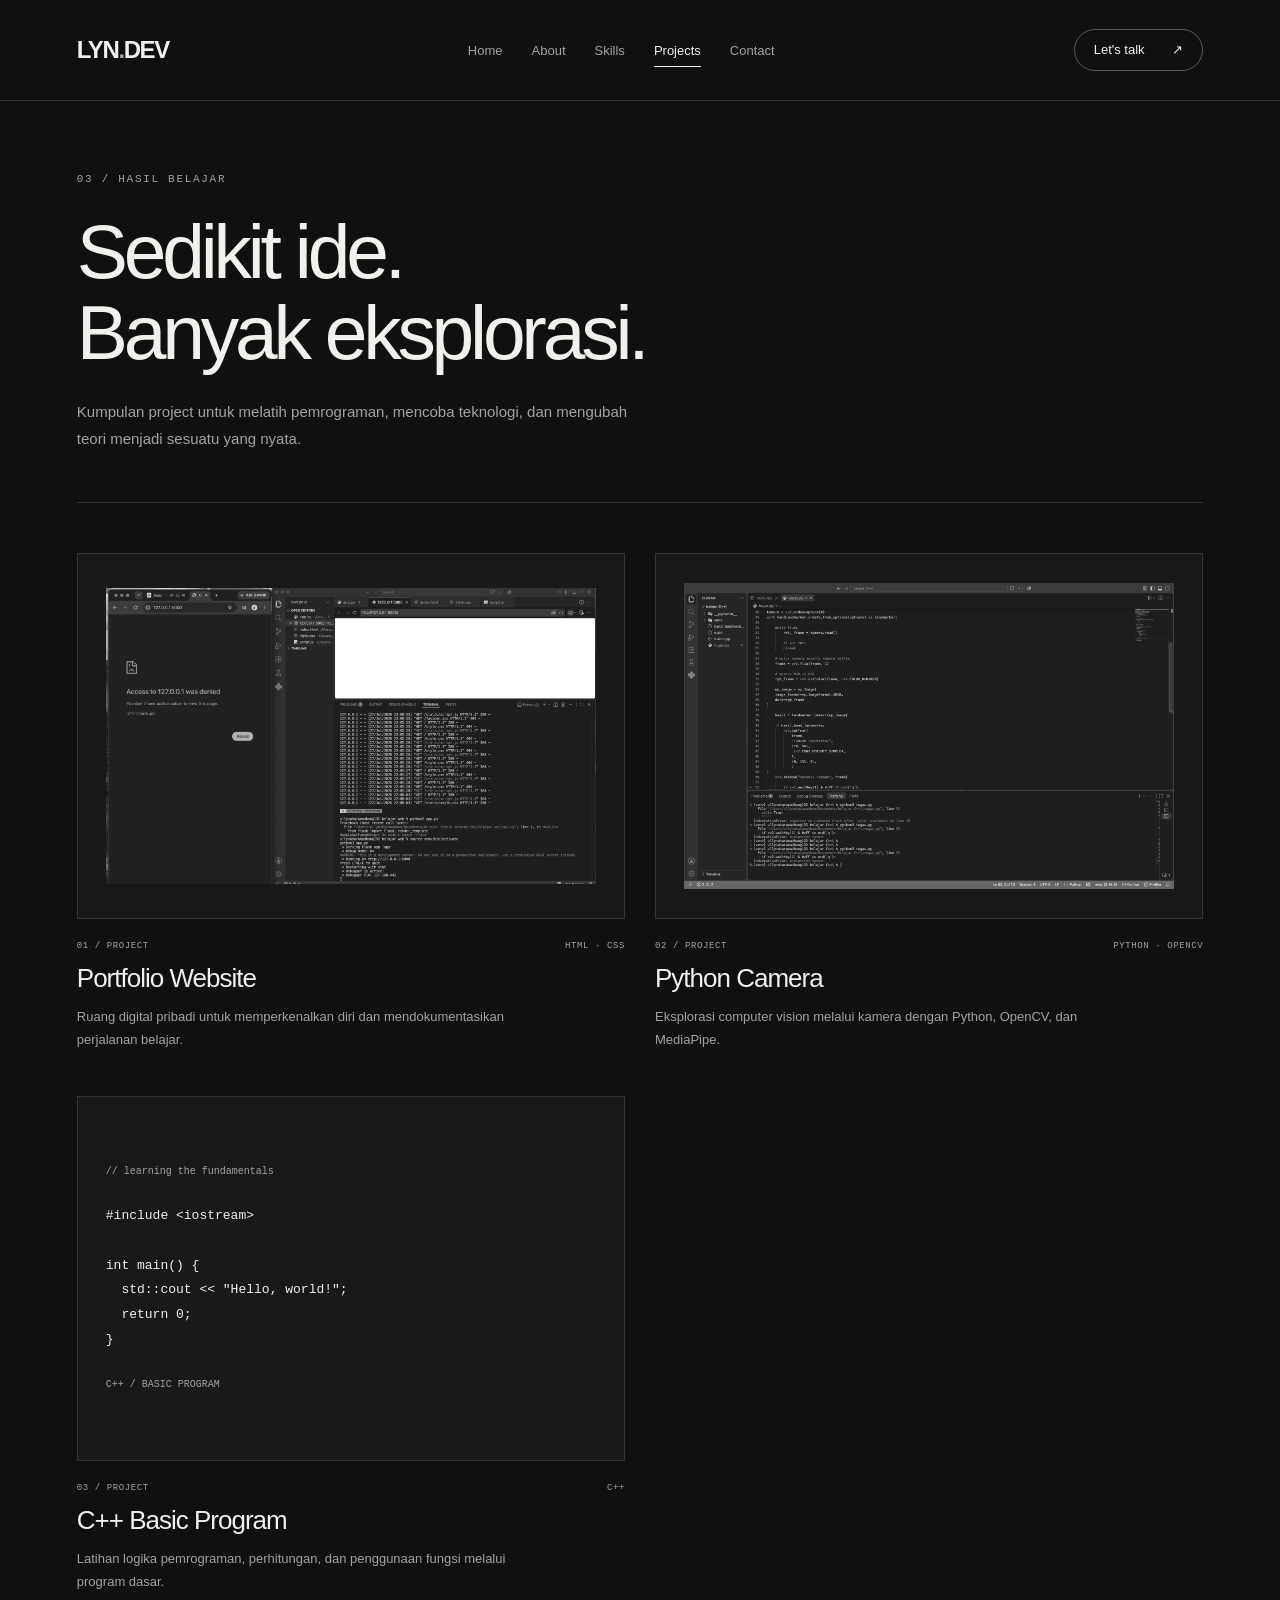
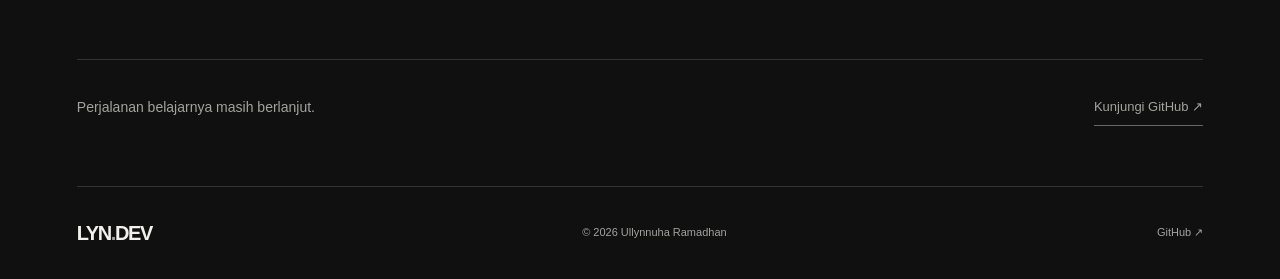
<file: portfolio-hitam-putih/projects.html>
<!DOCTYPE html>
<html lang="id"><head><meta charset="UTF-8"><meta name="viewport" content="width=device-width, initial-scale=1.0"><meta name="theme-color" content="#101010"><meta name="description" content="Portfolio Ullynnuha Ramadhan, mahasiswa Teknik Informatika. Jelajahi project website, Python, dan C++ serta hubungi saya."><title>Project | LYN.DEV</title><link rel="stylesheet" href="style.css"></head><body>
<a class="skip" href="#main">Lewati ke konten</a><header class="header"><nav class="navbar wrap" aria-label="Navigasi utama"><a class="logo" href="index.html" aria-label="LYN.DEV — Beranda">LYN<span>.</span>DEV</a><ul class="nav-menu"><li><a href="index.html">Home</a></li><li><a href="about.html">About</a></li><li><a href="skills.html">Skills</a></li><li><a href="projects.html" class="active" aria-current="page">Projects</a></li><li><a href="contact.html">Contact</a></li></ul><a class="nav-contact" href="contact.html">Let's talk <span aria-hidden="true">↗</span></a></nav></header>
<main id="main" class="wrap"><div class="page-heading"><p class="eyebrow">03 / HASIL BELAJAR</p><h1>Sedikit ide.<br>Banyak eksplorasi.</h1><p class="intro">Kumpulan project untuk melatih pemrograman, mencoba teknologi, dan mengubah teori menjadi sesuatu yang nyata.</p></div><section class="project-grid projects-all" aria-label="Daftar project"><article class="project"><div class="project-visual"><img src="web.png" alt="Tampilan proyek website portfolio" loading="lazy" width="1440" height="900"></div><div class="project-meta"><span>01 / PROJECT</span><span>HTML · CSS</span></div><h3>Portfolio Website</h3><p>Ruang digital pribadi untuk memperkenalkan diri dan mendokumentasikan perjalanan belajar.</p></article><article class="project"><div class="project-visual"><img src="py.png" alt="Tampilan proyek Python Camera" loading="lazy" width="1440" height="900"></div><div class="project-meta"><span>02 / PROJECT</span><span>PYTHON · OPENCV</span></div><h3>Python Camera</h3><p>Eksplorasi computer vision melalui kamera dengan Python, OpenCV, dan MediaPipe.</p></article><article class="project"><div class="project-visual"><div class="code-visual" aria-label="Ilustrasi kode C++"><span>// learning the fundamentals</span><pre><code>#include &lt;iostream&gt;

int main() {
  std::cout &lt;&lt; "Hello, world!";
  return 0;
}</code></pre><small>C++ / BASIC PROGRAM</small></div></div><div class="project-meta"><span>03 / PROJECT</span><span>C++</span></div><h3>C++ Basic Program</h3><p>Latihan logika pemrograman, perhitungan, dan penggunaan fungsi melalui program dasar.</p></article></section><div class="page-outro"><p>Perjalanan belajarnya masih berlanjut.</p><a class="text-link" href="https://github.com/nuharamadhan2809-code" target="_blank" rel="noopener noreferrer">Kunjungi GitHub ↗</a></div></main><footer class="wrap"><a class="logo" href="index.html">LYN<span>.</span>DEV</a><p>© 2026 Ullynnuha Ramadhan</p><a href="https://github.com/nuharamadhan2809-code" target="_blank" rel="noopener noreferrer">GitHub <span aria-hidden="true">↗</span></a></footer></body></html>
</file>
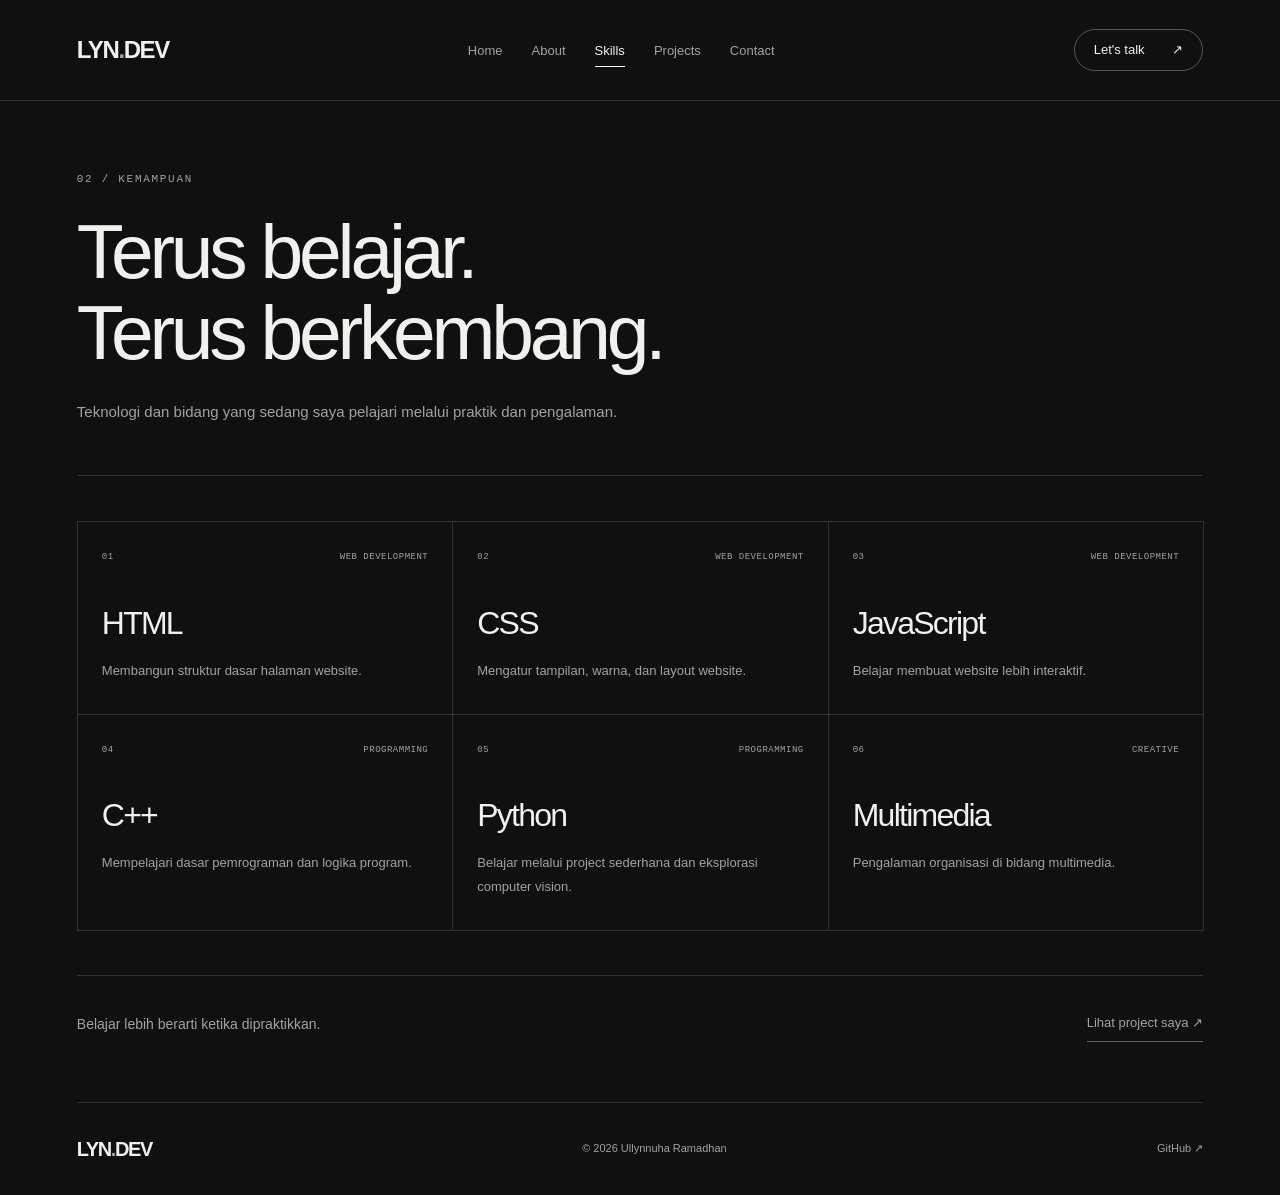
<file: portfolio-hitam-putih/skills.html>
<!DOCTYPE html>
<html lang="id"><head><meta charset="UTF-8"><meta name="viewport" content="width=device-width, initial-scale=1.0"><meta name="theme-color" content="#101010"><meta name="description" content="Portfolio Ullynnuha Ramadhan, mahasiswa Teknik Informatika. Jelajahi project website, Python, dan C++ serta hubungi saya."><title>Kemampuan | LYN.DEV</title><link rel="stylesheet" href="style.css"></head><body>
<a class="skip" href="#main">Lewati ke konten</a><header class="header"><nav class="navbar wrap" aria-label="Navigasi utama"><a class="logo" href="index.html" aria-label="LYN.DEV — Beranda">LYN<span>.</span>DEV</a><ul class="nav-menu"><li><a href="index.html">Home</a></li><li><a href="about.html">About</a></li><li><a href="skills.html" class="active" aria-current="page">Skills</a></li><li><a href="projects.html">Projects</a></li><li><a href="contact.html">Contact</a></li></ul><a class="nav-contact" href="contact.html">Let's talk <span aria-hidden="true">↗</span></a></nav></header>
<main id="main" class="wrap"><div class="page-heading"><p class="eyebrow">02 / KEMAMPUAN</p><h1>Terus belajar.<br>Terus berkembang.</h1><p class="intro">Teknologi dan bidang yang sedang saya pelajari melalui praktik dan pengalaman.</p></div><section class="skills-grid" aria-label="Daftar kemampuan"><article class="skill"><div class="skill-top"><span>01</span><span>WEB DEVELOPMENT</span></div><h2>HTML</h2><p>Membangun struktur dasar halaman website.</p></article><article class="skill"><div class="skill-top"><span>02</span><span>WEB DEVELOPMENT</span></div><h2>CSS</h2><p>Mengatur tampilan, warna, dan layout website.</p></article><article class="skill"><div class="skill-top"><span>03</span><span>WEB DEVELOPMENT</span></div><h2>JavaScript</h2><p>Belajar membuat website lebih interaktif.</p></article><article class="skill"><div class="skill-top"><span>04</span><span>PROGRAMMING</span></div><h2>C++</h2><p>Mempelajari dasar pemrograman dan logika program.</p></article><article class="skill"><div class="skill-top"><span>05</span><span>PROGRAMMING</span></div><h2>Python</h2><p>Belajar melalui project sederhana dan eksplorasi computer vision.</p></article><article class="skill"><div class="skill-top"><span>06</span><span>CREATIVE</span></div><h2>Multimedia</h2><p>Pengalaman organisasi di bidang multimedia.</p></article></section><div class="page-outro"><p>Belajar lebih berarti ketika dipraktikkan.</p><a class="text-link" href="projects.html">Lihat project saya ↗</a></div></main><footer class="wrap"><a class="logo" href="index.html">LYN<span>.</span>DEV</a><p>© 2026 Ullynnuha Ramadhan</p><a href="https://github.com/nuharamadhan2809-code" target="_blank" rel="noopener noreferrer">GitHub <span aria-hidden="true">↗</span></a></footer></body></html>
</file>
<file: style.css>
/* =========================================
   LYN.DEV PORTFOLIO
   Clean, responsive stylesheet
========================================= */


:root {
  --background: #F7F7F5;
  --surface: #FFFFFF;
  --text: #171717;
  --muted: #777777;
  --line: #DEDEDA;
  --accent: #171717;
  --font: "Inter", Arial, sans-serif;
  --mono: "DM Mono", monospace;
}

* { box-sizing: border-box; }
html { scroll-behavior: smooth; }
body {
  margin: 0;
  background: var(--background);
  color: var(--text);
  font-family: var(--font);
  -webkit-font-smoothing: antialiased;
}
a { color: inherit; text-decoration: none; }
img { max-width: 100%; }
h1, h2, h3, p { margin-top: 0; }
.top-line { height: 5px; background: var(--accent); }

.container, .header {
  width: min(1200px, calc(100% - 80px));
  margin-inline: auto;
}

/* HEADER */
.header {
  height: 84px;
  display: flex;
  align-items: center;
  justify-content: space-between;
  border-bottom: 1px solid var(--line);
}
.logo { font-size: 25px; font-weight: 800; letter-spacing: -2px; }
.logo span, .accent { color: var(--accent); }
.nav { display: flex; align-items: center; gap: 36px; font-size: 12px; font-weight: 600; }
.nav a:hover { color: var(--accent); }
.nav-cta { border: 1px solid var(--text); padding: 12px 16px; }
.menu-button { display: none; border: 0; background: none; font-size: 23px; cursor: pointer; }

/* SHARED SECTION ELEMENTS */
.section { padding-top: 112px; }
.section-label, .eyebrow, .kicker, .hero-bottom, .art-caption, .art-footer,
.project-info > span, .facts article > span, .tools article > span, footer {
  font-family: var(--mono);
  font-size: 9px;
  letter-spacing: .07em;
}
.section-label {
  display: flex;
  justify-content: space-between;
  padding-bottom: 16px;
  border-bottom: 1px solid var(--line);
  color: var(--muted);
}

/* HERO */
.hero { min-height: 680px; padding-top: 42px; display: flex; flex-direction: column; }
.eyebrow { display: flex; align-items: center; gap: 10px; color: var(--muted); }
.dot { width: 7px; height: 7px; border-radius: 50%; background: #4a9c67; }
.year { margin-left: auto; }
.hero-layout {
  flex: 1;
  display: grid;
  grid-template-columns: 1.15fr .85fr;
  gap: 48px;
  align-items: center;
  padding: 60px 0 50px;
}
.kicker { color: var(--muted); margin-bottom: 22px; }
h1 { margin: 0; font-size: clamp(48px, 6.3vw, 86px); line-height: .99; letter-spacing: -.085em; font-weight: 600; }
h1 > span:first-of-type { color: #888882; }
.hero-text { max-width: 440px; margin: 27px 0; color: #666660; font-size: 14px; line-height: 1.8; }
.actions { display: flex; align-items: center; gap: 26px; }
.button { display: inline-flex; align-items: center; gap: 28px; padding: 16px 19px; font-size: 11px; font-weight: 600; transition: .2s; }
.button:hover { transform: translateY(-3px); }
.dark-button { background: var(--text); color: white; }
.dark-button:hover { background: var(--accent); }
.under-link { display: inline-block; padding-bottom: 7px; border-bottom: 1px solid var(--line); font-size: 11px; font-weight: 600; }
.under-link:hover { color: var(--accent); }
.hero-art { min-height: 370px; padding: 19px; background: #e7e6e0; display: flex; flex-direction: column; justify-content: space-between; overflow: hidden; }
.art-caption, .art-footer { display: flex; justify-content: space-between; color: var(--muted); font-size: 8px; }
.monogram { padding: 25px 0; border-block: 1px solid #c7c6c0; font-size: clamp(130px, 18vw, 225px); line-height: .85; font-weight: 700; letter-spacing: -.15em; }
.monogram span { color: var(--accent); }
.hero-bottom { display: flex; justify-content: space-between; gap: 15px; padding: 17px 0; border-top: 1px solid var(--line); color: var(--muted); font-size: 8px; }

/* ABOUT */
.about-layout { display: grid; grid-template-columns: .8fr 1fr 1fr; gap: 48px; align-items: center; padding: 55px 0 65px; }
.portrait { width: 100%; max-width: 230px; overflow: hidden; background: #e7e6e0; }
.portrait img { display: block; width: 100%; aspect-ratio: 3 / 4; object-fit: cover; }
h2 { margin-bottom: 0; font-size: clamp(38px, 4.8vw, 62px); line-height: 1.04; letter-spacing: -.075em; font-weight: 600; }
.about-layout h2 span { color: #92928c; }
.about-copy { max-width: 430px; }
.about-copy p { color: var(--muted); font-size: 12px; line-height: 1.9; }
.about-copy .lead { color: var(--text); font-size: 16px; line-height: 1.6; }
.facts { display: grid; grid-template-columns: repeat(3, 1fr); border-block: 1px solid var(--line); }
.facts article { padding: 23px 22px 25px 0; border-right: 1px solid var(--line); }
.facts article + article { padding-left: 22px; }
.facts article:last-child { border-right: 0; }
.facts article > span { color: var(--accent); }
.facts h3 { margin: 20px 0 7px; font-size: 15px; }
.facts p { max-width: 210px; margin: 0; color: var(--muted); font-size: 11px; line-height: 1.7; }

/* SECTION HEADINGS */
.section-heading { display: flex; align-items: end; justify-content: space-between; gap: 30px; padding: 52px 0 42px; }
.section-heading p { max-width: 300px; margin: 0 0 5px; color: var(--muted); font-size: 12px; line-height: 1.8; }

/* SERVICES */
.service-list { border-top: 1px solid var(--text); }
.service-list article { display: grid; grid-template-columns: 65px 1fr 30px; align-items: center; padding: 27px 0; border-bottom: 1px solid var(--line); }
.service-list article > span { color: var(--accent); font-family: var(--mono); font-size: 10px; }
.service-list h3 { margin: 0 0 7px; font-size: 22px; letter-spacing: -.05em; }
.service-list p { margin: 0; color: var(--muted); font-size: 11px; }
.service-list b { font-size: 20px; font-weight: 400; }

/* PROJECTS — image sizes stay inside the content grid */
.project-note { margin: 0 0 23px; color: var(--muted); font-size: 10px; }
.project-grid { display: grid; grid-template-columns: repeat(2, minmax(0, 1fr)); gap: 40px 22px; width: 100%; }
.project-card { min-width: 0; overflow: hidden; }
.project-image { display: block; width: 100%; height: 310px; overflow: hidden; background: #e7e6e0; }
.project-image img { display: block; width: 100%; height: 100%; object-fit: contain; transition: transform .35s ease; }
.project-image:hover img { transform: scale(1.025); }
.project-info { display: flex; justify-content: space-between; align-items: flex-start; padding-top: 14px; }
.project-info h3 { margin: 0 0 5px; font-size: 16px; letter-spacing: -.04em; }
.project-info p { margin: 0; color: var(--muted); font-size: 10px; }
.project-info > span { color: var(--muted); }

/* TOOLKIT */
.tool-layout { display: grid; grid-template-columns: 1fr 1fr; gap: 60px; padding-top: 52px; }
.tools article { padding: 17px 0; border-bottom: 1px solid var(--line); }
.tools article > span { color: var(--accent); font-size: 8px; }
.tools p { margin: 11px 0 0; font-size: 14px; }

/* CONTACT */
.contact { margin-top: 112px; padding: 0 max(40px, calc((100vw - 1200px) / 2)); background: var(--text); color: white; }
.contact .section-label { border-color: #444; color: #aaa; }
.contact-content { max-width: 800px; padding: 90px 0 100px; }
.contact-content .kicker { color: #aaa; }
.contact-content h2 { font-size: clamp(54px, 8vw, 100px); line-height: .98; }
.contact-content h2 span { color: #aaa; }
.contact-content > p:not(.kicker) { max-width: 400px; margin: 24px 0 30px; color: #aaa; font-size: 13px; line-height: 1.8; }
.light-button { background: var(--background); color: var(--text); }
.light-button:hover { background: var(--accent); color: white; }
footer { min-height: 85px; display: flex; align-items: center; justify-content: space-between; gap: 18px; border-top: 1px solid #444; color: #aaa; font-size: 8px; }
.footer-logo { color: white; }

/* MOBILE */
@media (max-width: 760px) {
  .container, .header { width: calc(100% - 40px); }
  .header { height: 70px; }
  .menu-button { display: block; }
  .nav { display: none; position: absolute; z-index: 5; top: 76px; left: 20px; right: 20px; padding: 22px; flex-direction: column; align-items: stretch; gap: 20px; border: 1px solid var(--line); background: var(--background); }
  .nav.open { display: flex; }
  .nav-cta { text-align: center; }
  .hero { min-height: auto; padding-top: 30px; }
  .hero-layout { grid-template-columns: 1fr; gap: 35px; padding: 48px 0 35px; }
  h1 { font-size: clamp(46px, 12vw, 72px); }
  .hero-art { min-height: 280px; }
  .monogram { font-size: 150px; }
  .hero-bottom { flex-wrap: wrap; }
  .hero-bottom span:nth-child(2) { display: none; }
  .section { padding-top: 78px; }
  .about-layout, .tool-layout { grid-template-columns: 1fr; gap: 27px; padding: 38px 0 42px; }
  .about-layout h2 { font-size: 46px; }
  .portrait { max-width: 220px; }
  .facts { grid-template-columns: 1fr; }
  .facts article, .facts article + article { padding: 18px 0; border-right: 0; border-bottom: 1px solid var(--line); }
  .facts article:last-child { border-bottom: 0; }
  .facts h3 { margin-top: 10px; }
  .section-heading { display: block; padding: 38px 0 30px; }
  .section-heading p { margin-top: 18px; }
  .service-list article { grid-template-columns: 38px 1fr 20px; }
  .service-list h3 { font-size: 19px; }
  .service-list p { line-height: 1.6; }
  .project-grid { grid-template-columns: 1fr; gap: 30px; }
  .project-image { height: 270px; }
  .contact { margin-top: 78px; padding-inline: 20px; }
  .contact-content { padding: 68px 0 75px; }
  .contact-content h2 { font-size: clamp(48px, 12vw, 75px); }
  footer { flex-wrap: wrap; padding: 20px 0; }
  footer span:nth-child(2) { order: 3; width: 100%; }
}

@media (prefers-reduced-motion: reduce) {
  html { scroll-behavior: auto; }
  *, *::before, *::after { transition-duration: .01ms !important; }
}


/* =========================================
   LYN.DEV — SWISS MINIMALIST UPGRADE
========================================= */

/* Smooth visual interaction */
::selection {
  background: #171717;
  color: #ffffff;
}

a {
  transition: color .25s ease, background .25s ease;
}

button {
  font-family: inherit;
}

/* Header refinement */
.header {
  position: relative;
  z-index: 20;
}

.nav a {
  transition: opacity .25s ease;
}

.nav a:hover {
  color: var(--text);
  opacity: .55;
}

/* Hero refinement */
.hero-art {
  background: #EAEAE6;
}

.monogram span {
  color: #777777;
}

/* Project gallery */
.project-card {
  transition: transform .3s ease;
}

.project-image {
  background: #EAEAE6;
}

.project-image img {
  transition: transform .5s cubic-bezier(.2,.7,.2,1);
}

.project-image:hover img {
  transform: scale(1.04);
}

/* Services */
.service-list article {
  transition: padding .3s ease;
}

.service-list article:hover {
  padding-left: 12px;
}

/* Contact */
.contact {
  background: #171717;
}

/* Focus accessibility */
a:focus-visible,
button:focus-visible {
  outline: 2px solid #171717;
  outline-offset: 5px;
}

/* Better mobile experience */
@media (max-width: 760px) {
  .hero-art {
    min-height: 260px;
  }

  .project-image {
    height: auto;
    aspect-ratio: 4 / 3;
  }

  .actions {
    flex-wrap: wrap;
  }
}


/* PROJECT PORTFOLIO UPGRADE */

.project-grid {
  display: grid;
  grid-template-columns: repeat(2, minmax(0, 1fr));
  gap: 42px 24px;
}

.project-card {
  min-width: 0;
}

.project-visual,
.project-image {
  display: flex;
  position: relative;
  width: 100%;
  aspect-ratio: 4 / 3;
  overflow: hidden;
  background: #e9e9e5;
}

.project-visual {
  flex-direction: column;
  justify-content: space-between;
  padding: 22px;
}

.visual-label {
  font-family: var(--mono);
  font-size: 10px;
  letter-spacing: 1px;
  color: #777;
}

.browser-preview {
  width: 88%;
  margin: auto;
  background: #fff;
  box-shadow: 0 15px 40px #00000012;
}

.browser-top {
  display: flex;
  gap: 5px;
  padding: 10px;
  border-bottom: 1px solid #eee;
}

.browser-top i {
  width: 6px;
  height: 6px;
  border-radius: 50%;
  background: #bbb;
}

.browser-content {
  min-height: 170px;
  display: flex;
  flex-direction: column;
  justify-content: center;
  padding: 25px;
  gap: 12px;
}

.browser-content span,
.nova-preview small,
.code-preview small,
.brand-preview small {
  font-family: var(--mono);
  font-size: 9px;
  letter-spacing: 1px;
}

.browser-content strong {
  font-size: clamp(20px, 3vw, 34px);
  letter-spacing: -2px;
}

.browser-content small {
  color: #777;
}

.project-nova {
  background: #d9d3c8;
}

.nova-preview {
  display: flex;
  flex-direction: column;
  justify-content: center;
  flex: 1;
  padding: 30px;
  background: #f5f2eb;
  color: #24231f;
}

.nova-preview span {
  font-family: var(--mono);
  font-size: 12px;
  letter-spacing: 4px;
  margin-bottom: 20px;
}

.nova-preview strong {
  font-family: Georgia, serif;
  font-size: clamp(32px, 5vw, 55px);
  font-weight: 400;
  line-height: 1;
}

.nova-preview small {
  margin-top: 25px;
}

.project-code {
  background: #1c1c1c;
  color: #fff;
}

.project-code .visual-label {
  color: #aaa;
}

.code-preview {
  margin: auto;
  width: 85%;
  font-family: var(--mono);
  font-size: 13px;
  line-height: 1.8;
}

.code-preview span {
  color: #aaa;
  font-size: 10px;
}

.code-preview b {
  color: #d6bd78;
}

.code-indent {
  padding-left: 18px;
}

.code-preview small {
  display: block;
  margin-top: 20px;
  color: #aaa;
}

.project-brand {
  background: #171717;
  color: white;
}

.project-brand .visual-label {
  color: #aaa;
}

.brand-preview {
  display: flex;
  flex-direction: column;
  justify-content: center;
  align-items: center;
  flex: 1;
}

.brand-preview strong {
  font-size: clamp(38px, 6vw, 65px);
  letter-spacing: -4px;
}

.brand-preview strong span {
  color: #c6a45c;
}

.brand-preview small {
  margin-top: 15px;
  color: #aaa;
  text-align: center;
}

.project-image img {
  width: 100%;
  height: 100%;
  object-fit: cover;
  transition: transform .5s ease;
}

.project-image:hover img {
  transform: scale(1.04);
}

.project-info {
  display: flex;
  justify-content: space-between;
  align-items: flex-start;
  gap: 15px;
  padding-top: 15px;
}

.project-info h3 {
  font-size: 16px;
  margin-bottom: 6px;
}

.project-info p,
.project-info > span {
  font-size: 12px;
  color: var(--muted);
}

.project-info > span {
  font-family: var(--mono);
}

@media (max-width: 650px) {
  .project-grid {
    grid-template-columns: 1fr;
    gap: 32px;
  }

  .project-visual,
  .project-image {
    aspect-ratio: 4 / 3;
  }
}

/* EXPERIENCE & SKILLS */

.experience-layout {
  display: grid;
  grid-template-columns: 1fr 1fr;
  gap: 60px;
  margin-top: 70px;
}

.column-label {
  display: block;
  font-family: var(--mono);
  font-size: 11px;
  letter-spacing: 1.5px;
  color: var(--muted);
  padding-bottom: 20px;
  border-bottom: 1px solid var(--line);
}

.experience-item {
  display: grid;
  grid-template-columns: 35px 1fr;
  gap: 15px;
  padding: 25px 0;
  border-bottom: 1px solid var(--line);
}

.experience-number {
  font-family: var(--mono);
  font-size: 11px;
  color: var(--muted);
}

.experience-item h3 {
  font-size: 18px;
  margin-bottom: 8px;
}

.experience-type {
  font-family: var(--mono);
  font-size: 11px;
  color: var(--muted);
  margin-bottom: 14px;
}

.experience-item p:last-child {
  font-size: 13px;
  line-height: 1.8;
  color: var(--muted);
  max-width: 430px;
}

.skills-area {
  margin-top: 90px;
}

.skills-heading {
  display: flex;
  justify-content: space-between;
  gap: 20px;
  align-items: center;
  margin-bottom: 25px;
}

.skills-heading p {
  color: var(--muted);
  font-size: 13px;
}

.skills-grid {
  display: grid;
  grid-template-columns: repeat(3, 1fr);
  border-top: 1px solid var(--line);
  border-left: 1px solid var(--line);
}

.skill-item {
  padding: 25px;
  min-height: 150px;
  border-right: 1px solid var(--line);
  border-bottom: 1px solid var(--line);
  transition: background .3s ease;
}

.skill-item:hover {
  background: #fff;
}

.skill-item span {
  font-family: var(--mono);
  font-size: 10px;
  color: var(--muted);
  letter-spacing: 1px;
}

.skill-item h3 {
  font-size: 16px;
  margin: 22px 0 10px;
}

.skill-item p {
  font-size: 12px;
  line-height: 1.7;
  color: var(--muted);
}

@media (max-width: 760px) {
  .experience-layout {
    grid-template-columns: 1fr;
    gap: 45px;
    margin-top: 45px;
  }

  .skills-area {
    margin-top: 60px;
  }

  .skills-grid {
    grid-template-columns: repeat(2, 1fr);
  }

  .skills-heading {
    align-items: flex-start;
    flex-direction: column;
  }
}

@media (max-width: 480px) {
  .skills-grid {
    grid-template-columns: 1fr;
  }
}


/* CONTACT DETAILS */

.contact-details {
  margin-top: 75px;
  border-top: 1px solid #ffffff35;
}

.contact-item {
  display: grid;
  grid-template-columns: 150px 1fr 30px;
  align-items: center;
  gap: 20px;
  padding: 22px 0;
  border-bottom: 1px solid #ffffff35;
  color: #fff;
  text-decoration: none;
  transition: padding .3s ease;
}

.contact-item:hover {
  padding-left: 10px;
}

.contact-label {
  font-family: var(--mono);
  font-size: 10px;
  letter-spacing: 1.5px;
  color: #aaa;
}

.contact-item > span:nth-child(2) {
  font-size: 15px;
  overflow-wrap: anywhere;
}

.contact-item b {
  text-align: right;
  font-size: 18px;
  font-weight: 400;
}

footer .footer-logo {
  color: #fff;
  text-decoration: none;
}

@media (max-width: 600px) {
  .contact-item {
    grid-template-columns: 90px 1fr 20px;
    gap: 10px;
  }

  .contact-item > span:nth-child(2) {
    font-size: 12px;
  }

  .contact-details {
    margin-top: 50px;
  }
}
</file>
<file: portfolio-hitam-putih/style.css>
/* LYN.DEV — monochrome portfolio */
:root{color-scheme:dark;--bg:#101010;--fg:#f1f0ed;--muted:#a2a29f;--line:#333332;--panel:#191919}*{box-sizing:border-box}html{scroll-behavior:smooth;scroll-padding-top:110px}body{margin:0;background:var(--bg);color:var(--fg);font-family:Arial,Helvetica,sans-serif;-webkit-font-smoothing:antialiased;line-height:1.6}a{color:inherit;text-decoration:none}img{display:block;max-width:100%}h1,h2,h3,p,figure{margin:0}h1,h2,h3{line-height:1.06;letter-spacing:-.055em}a:focus-visible{outline:2px solid white;outline-offset:6px}.wrap{width:min(1240px,88%);margin-inline:auto}.header{border-bottom:1px solid var(--line)}.navbar{min-height:100px;display:flex;align-items:center;justify-content:space-between;gap:30px}.logo{font-size:24px;font-weight:900;letter-spacing:-1.4px;white-space:nowrap}.logo span{color:var(--muted)}.nav-menu{display:flex;gap:29px;list-style:none;margin:0;padding:0}.nav-menu a{color:var(--muted);font-size:13px;padding-block:12px;position:relative}.nav-menu a:hover,.nav-menu .active{color:var(--fg)}.nav-menu .active:after{content:'';position:absolute;bottom:3px;left:0;width:100%;height:1px;background:var(--fg)}.nav-contact{font-size:13px;border:1px solid #565654;padding:10px 19px;border-radius:30px}.nav-contact span{margin-left:24px}.skip{position:fixed;top:-100px;left:20px;background:white;color:black;padding:12px;z-index:999}.skip:focus{top:10px}.eyebrow{font-family:monospace;font-size:11px;letter-spacing:1.7px;font-weight:400;color:var(--muted)}.hero{display:grid;grid-template-columns:1.45fr 1fr;gap:7%;align-items:center;padding-block:80px 65px}.hero h1{font-size:clamp(54px,6.7vw,96px);margin:27px 0 22px;font-weight:600;letter-spacing:-.072em}.surname{display:block;color:#999997}.period{color:#777773}.hero-tagline{font-size:clamp(22px,2.1vw,30px);letter-spacing:-.04em;line-height:1.25}.hero-description{max-width:400px;color:var(--muted);font-size:14px;line-height:1.8;margin-top:18px}.status-dot{width:6px;height:6px;display:inline-block;background:var(--fg);border-radius:50%;margin-right:8px;vertical-align:middle}.actions{display:flex;gap:28px;align-items:center;flex-wrap:wrap;margin-top:30px}.button{display:inline-flex;align-items:center;justify-content:space-between;gap:32px;background:var(--fg);color:var(--bg);padding:15px 23px;font-size:13px;font-weight:600;border:1px solid var(--fg);transition:background .2s,color .2s}.button:hover{background:transparent;color:var(--fg)}.text-link{display:inline-flex;gap:24px;align-items:center;font-size:13px;white-space:nowrap;border-bottom:1px solid #666;padding-block:7px}.text-link:hover{border-color:white}.portrait{position:relative;min-width:0}.portrait-frame{background:#262626;position:relative;padding:12px;border:1px solid #4c4c4a}.portrait-frame:before{content:'+';position:absolute;top:-15px;left:-6px;z-index:1;color:#aaa;font-size:20px}.portrait-frame img{width:100%;height:clamp(330px,34vw,460px);object-fit:cover;object-position:center 35%;filter:grayscale(1)}.portrait figcaption{display:flex;justify-content:space-between;gap:10px;font-family:monospace;font-size:9px;letter-spacing:.6px;color:var(--muted);margin-top:14px}.portrait-index{position:absolute;right:-29px;top:5px;writing-mode:vertical-rl;font-family:monospace;font-size:9px;letter-spacing:2px;color:var(--muted)}.stack-strip{display:flex;justify-content:space-between;align-items:center;gap:25px;border-block:1px solid var(--line);padding-block:25px}.stack-strip>span{font-size:10px;letter-spacing:1.5px;color:var(--muted);font-family:monospace}.stack-strip p{font-size:15px;word-spacing:3px}.stack-strip i{font-style:normal;color:#666;margin-inline:12px}.section{padding-block:80px}.section-heading{display:flex;justify-content:space-between;align-items:end;gap:25px;margin-bottom:35px}.section-heading h2{font-size:clamp(32px,3.6vw,48px);margin-top:14px;font-weight:500}.project-grid{display:grid;grid-template-columns:1fr 1fr;gap:44px 30px}.project{min-width:0}.project-visual{background:var(--panel);aspect-ratio:1.5;overflow:hidden;display:flex;align-items:center;justify-content:center;border:1px solid var(--line);padding:28px}.project-visual img{width:100%;height:100%;object-fit:contain;filter:grayscale(1);transition:transform .35s}.project:hover .project-visual img{transform:scale(1.025)}.project-meta{display:flex;justify-content:space-between;gap:12px;color:var(--muted);font-family:monospace;font-size:9px;letter-spacing:.6px;margin-block:20px 12px}.project h3{font-size:26px;font-weight:500;letter-spacing:-1px}.project>p{font-size:13px;color:var(--muted);max-width:440px;line-height:1.8;margin-top:12px}.contact-banner{border-top:1px solid var(--line);padding-block:65px 80px;position:relative}.contact-banner h2{font-size:clamp(40px,5.8vw,76px);font-weight:500;margin-top:20px}.contact-banner .button{position:absolute;bottom:83px;right:0}footer{border-top:1px solid var(--line);padding-block:30px;display:flex;align-items:center;justify-content:space-between;gap:20px}footer p,footer>a:last-child{font-size:11px;color:var(--muted)}footer .logo{font-size:20px}.page-heading{padding-block:70px 50px;border-bottom:1px solid var(--line)}.page-heading h1{font-size:clamp(43px,6vw,78px);font-weight:500;margin-top:22px}.intro{font-size:15px;color:var(--muted);max-width:560px;margin-top:25px;line-height:1.8}.about-grid{display:grid;grid-template-columns:1fr 1.3fr;gap:10%;padding-block:65px 90px;align-items:center}.about-portrait{max-width:400px}.about-copy h2{font-size:40px;font-weight:500;margin-block:20px}.about-copy>p:not(.eyebrow){font-size:15px;color:var(--muted);margin-top:20px}.about-facts{display:grid;grid-template-columns:1fr 1fr;gap:20px;border-block:1px solid var(--line);padding-block:20px;margin-block:30px}.about-facts span{font-size:9px;color:var(--muted);font-family:monospace;letter-spacing:.6px}.about-facts p{font-size:13px;margin-top:8px}.skills-grid{display:grid;grid-template-columns:repeat(3,1fr);margin-block:45px}.skill{padding:28px 24px 32px;border:1px solid var(--line);margin-right:-1px;margin-bottom:-1px;background:var(--bg);transition:background .2s}.skill:hover{background:var(--panel)}.skill-top{display:flex;justify-content:space-between;gap:12px;font-family:monospace;font-size:9px;color:var(--muted);letter-spacing:.5px}.skill h2{font-size:32px;font-weight:500;margin-block:42px 18px}.skill p{font-size:13px;color:var(--muted);line-height:1.8}.page-outro{display:flex;align-items:center;justify-content:space-between;gap:20px;border-top:1px solid var(--line);padding-block:30px 60px;font-size:14px;color:var(--muted)}.projects-all{padding-block:50px 65px}.code-visual{width:100%;font-family:monospace;font-size:13px}.code-visual>span,.code-visual small{color:var(--muted);font-size:10px}.code-visual pre{white-space:pre-wrap;overflow-wrap:anywhere;margin-block:22px;line-height:1.9}.contact-list{padding-block:15px 70px}.contact-list>a{display:flex;align-items:center;justify-content:space-between;gap:25px;border-bottom:1px solid var(--line);padding:30px 12px;transition:background .2s}.contact-list>a:hover{background:var(--panel)}.contact-list h2{font-size:36px;font-weight:500;margin-block:10px}.contact-list p{color:var(--muted);font-size:13px;overflow-wrap:anywhere}.contact-arrow{font-size:42px;font-weight:300}
@media(min-width:1500px){.hero{padding-block:100px 85px}}@media(max-width:950px){.wrap{width:88%}.navbar{gap:20px;min-height:90px}.nav-contact{display:none}.nav-menu{gap:20px}.hero{gap:6%;padding-block:60px}.hero h1{font-size:clamp(48px,7.5vw,72px)}.hero .eyebrow{font-size:9px;letter-spacing:1px}.portrait figcaption{font-size:8px;flex-wrap:wrap}.stack-strip{align-items:flex-start;flex-direction:column;gap:12px}.stack-strip i{margin-inline:8px}.about-grid{gap:6%}.about-copy h2{font-size:32px}.skills-grid{grid-template-columns:repeat(2,1fr)}}
@media(max-width:640px){.wrap{width:88%}.navbar{flex-direction:column;align-items:flex-start;gap:17px;padding-block:22px}.logo{font-size:23px}.nav-menu{width:100%;justify-content:space-between;gap:10px}.nav-menu a{font-size:12px}.hero{grid-template-columns:1fr;padding-block:45px;gap:40px}.hero h1{font-size:clamp(48px,13.8vw,80px);margin-block:23px}.hero-tagline{font-size:25px}.hero .eyebrow{font-size:10px;letter-spacing:1px}.hero-description{font-size:14px}.actions{gap:24px}.portrait{width:100%;max-width:440px}.portrait-frame img{height:390px;height:clamp(320px,100vw,450px)}.portrait figcaption{font-size:9px}.portrait-index{right:-22px}.stack-strip p{font-size:12px;word-spacing:0}.stack-strip i{margin-inline:4px}.section{padding-block:50px}.section-heading{align-items:flex-start;flex-direction:column;margin-bottom:25px;gap:15px}.project-grid{grid-template-columns:1fr;gap:35px}.project-visual{padding:20px}.project h3{font-size:25px}.project-meta{font-size:8px}.contact-banner{padding-block:40px 50px}.contact-banner .button{position:static;margin-top:30px}.contact-banner h2{font-size:49px}footer{flex-wrap:wrap;padding-block:25px}footer p{order:3;width:100%}.page-heading{padding-block:45px 35px}.page-heading h1{font-size:clamp(39px,10.7vw,62px)}.intro{font-size:14px}.about-grid{grid-template-columns:1fr;padding-block:40px 60px;gap:35px}.about-copy h2{font-size:36px}.about-facts{grid-template-columns:1fr}.skills-grid{grid-template-columns:1fr;margin-block:30px}.skill h2{margin-top:28px}.page-outro{align-items:flex-start;flex-direction:column;padding-block:25px 45px}.projects-all{padding-block:35px 45px}.contact-list h2{font-size:30px}.contact-list>a{padding-inline:0}.contact-arrow{font-size:32px}.contact-list p{font-size:12px}.contact-list{padding-bottom:45px}}
@media(prefers-reduced-motion:reduce){html{scroll-behavior:auto}*,*:before,*:after{transition:none!important;animation:none!important}}
</file>
